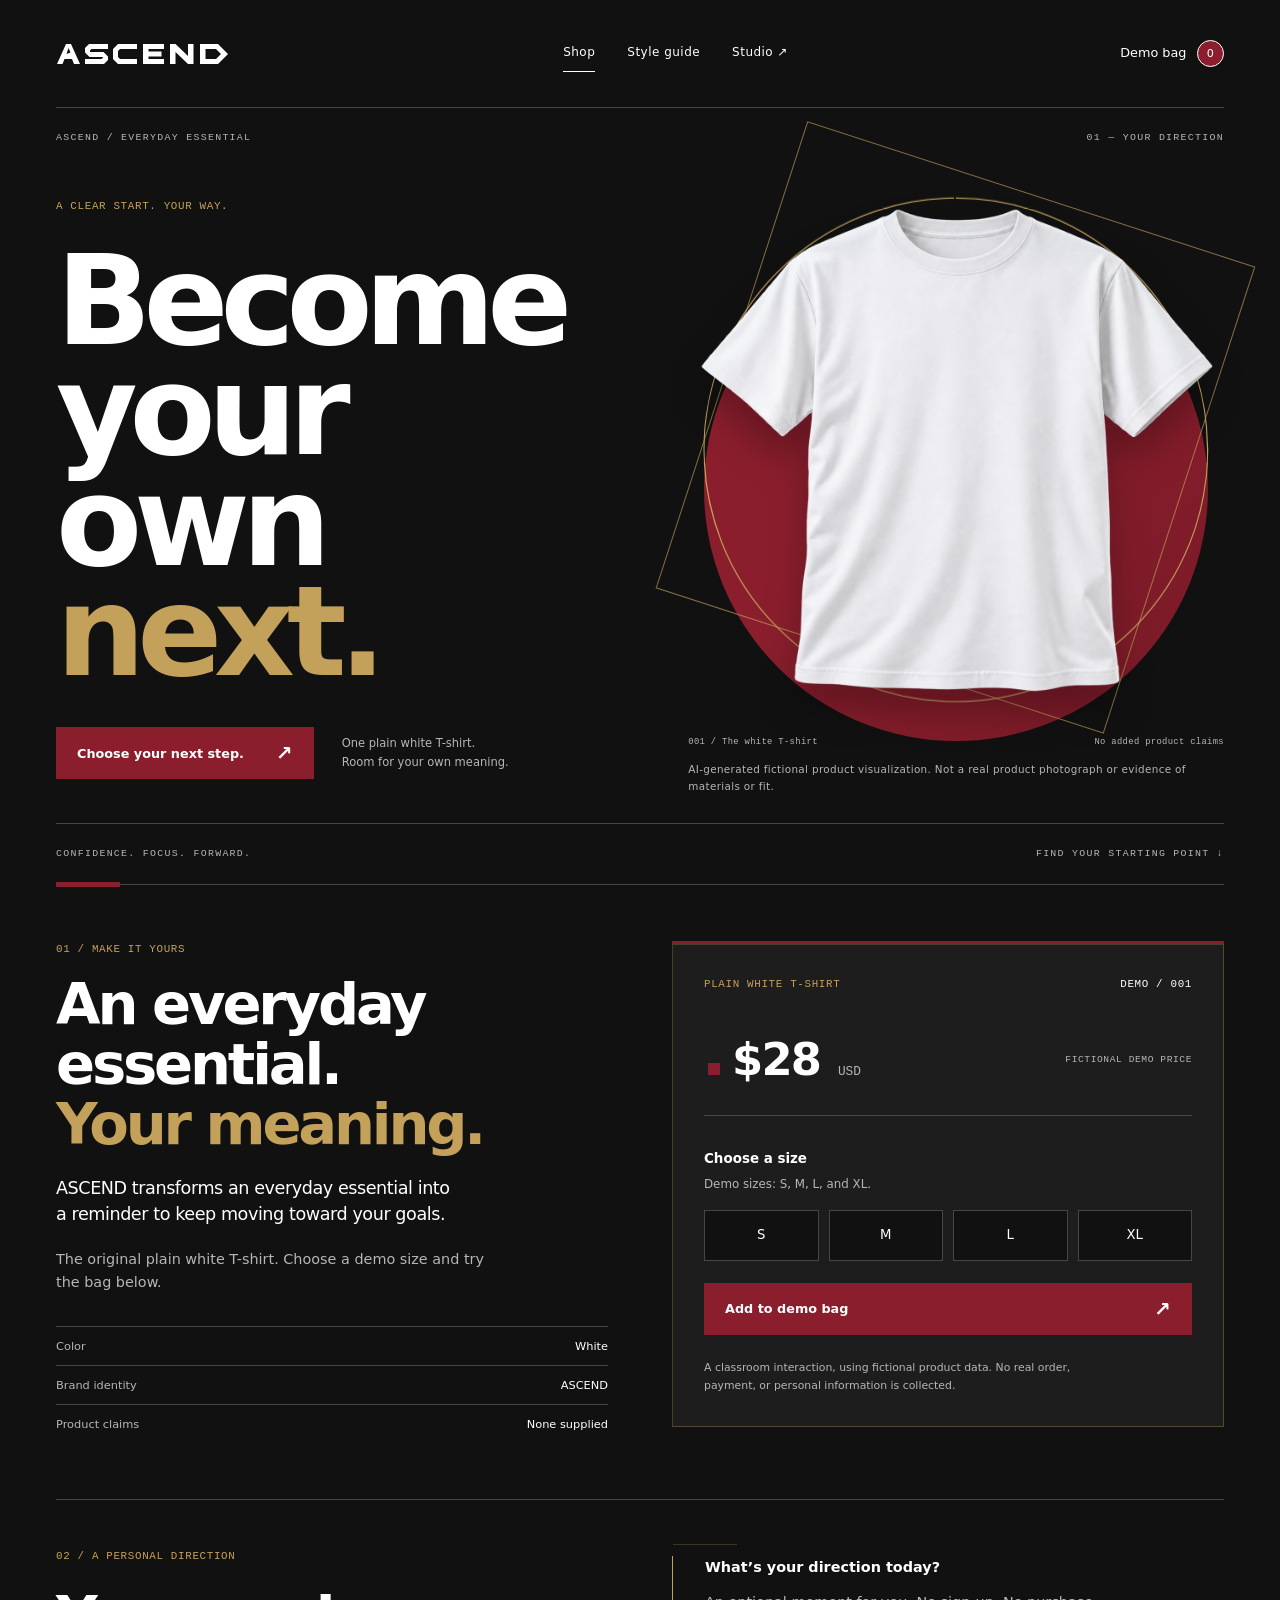
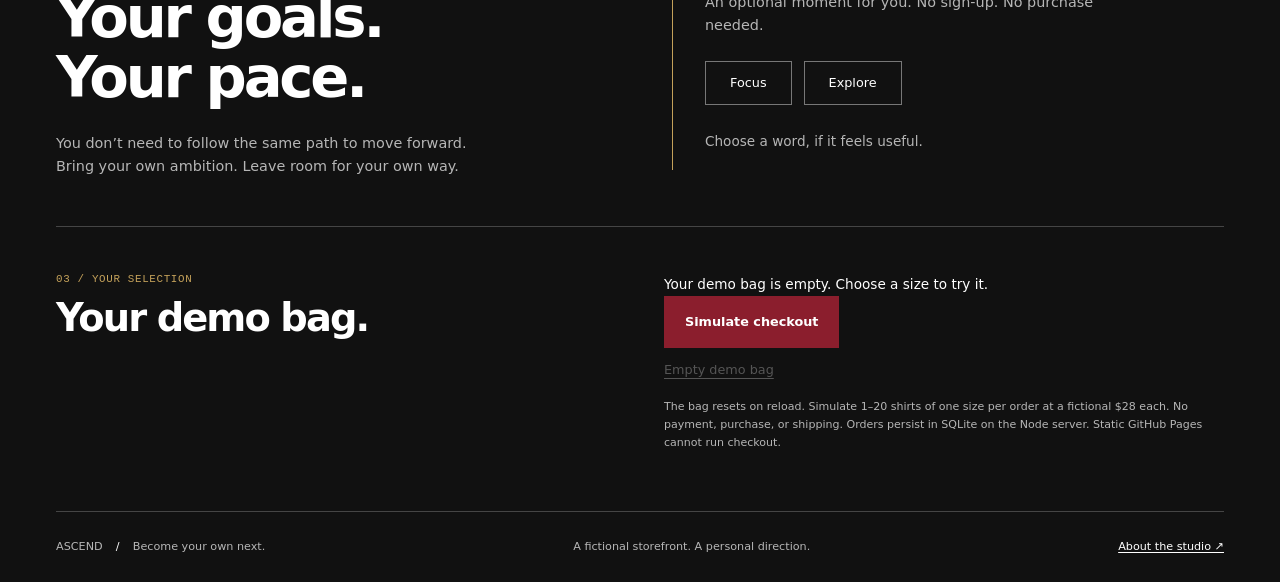
<file: public/index.html>
<!doctype html>
<html lang="en">
  <head>
    <meta charset="utf-8" />
    <meta name="viewport" content="width=device-width, initial-scale=1" />
    <meta
      name="description"
      content="A plain white T-shirt. A reminder to move toward your goals. Explore ASCEND, a fictional Modernist brand studio storefront."
    />
    <title>ASCEND — Become your own next.</title>
    <link rel="icon" href="data:," />
    <link rel="stylesheet" href="styles.css" />
    <script src="shop.js" defer></script>
    <script src="motion.js" defer></script>
  </head>
  <body class="ascend">
    <a class="skip-link" href="#main">Skip to content</a>
    <header class="site-header wrap">
      <a
        class="brand-link"
        href="index.html"
        aria-label="ASCEND storefront home"
        ><svg
          class="wordmark"
          viewBox="0 0 350 56"
          role="img"
          aria-label="ASCEND"
        >
          <use href="assets/ascend-wordmark.svg#wordmark" /></svg
      ></a>
      <nav class="main-nav" aria-label="Main navigation">
        <a class="nav-link" href="index.html" aria-current="page">Shop</a
        ><a class="nav-link" href="styleguide.html">Style guide</a
        ><a class="nav-link" href="studio.html"
          >Studio <span aria-hidden="true">↗</span></a
        >
      </nav>
      <a class="bag-link" href="#demo-bag"
        >Demo bag <span id="bag-count" class="bag-count">0</span></a
      >
    </header>
    <main id="main" tabindex="-1">
      <section class="ascend-hero wrap" aria-labelledby="hero-title">
        <div class="hero-rule">
          <span>ASCEND / Everyday essential</span
          ><span>01 — Your direction</span>
        </div>
        <div class="hero-composition" data-reveal>
          <div class="hero-copy">
            <p class="eyebrow" data-reveal-item data-motion="left">
              A clear start. Your way.
            </p>
            <h1 id="hero-title" data-reveal-item data-motion="left">
              Become<br />your own<br /><span class="hero-next">next.</span>
            </h1>
            <div class="hero-action" data-reveal-control>
              <a class="button button-primary" href="#product-form"
                >Choose your next step. <span aria-hidden="true">↗</span></a
              >
              <p data-reveal-item data-motion="left">
                One plain white T-shirt.<br />Room for your own meaning.
              </p>
            </div>
          </div>
          <figure class="hero-product">
            <div
              class="hero-orbit"
              aria-hidden="true"
              data-reveal-geometry
            ></div>
            <svg
              class="hero-ring"
              viewBox="0 0 100 100"
              aria-hidden="true"
              focusable="false"
            >
              <circle cx="50" cy="50" r="47" pathLength="1" /></svg
            ><span
              class="hero-axis"
              aria-hidden="true"
              data-reveal-geometry
            ></span
            ><img
              class="shirt-image"
              src="assets/white-shirt-realistic.png"
              alt="AI-generated fictional visualization of a plain white crew-neck T-shirt with natural folds"
              width="1312"
              height="1200"
              fetchpriority="high"
            />
            <figcaption>
              <span>001 / The white T-shirt</span
              ><span>No added product claims</span>
              <span class="image-disclosure">
                AI-generated fictional product visualization. Not a real product
                photograph or evidence of materials or fit.
              </span>
            </figcaption>
          </figure>
        </div>
        <div class="hero-bottom">
          <span>Confidence. Focus. Forward.</span
          ><span
            >Find your starting point <span aria-hidden="true">↓</span></span
          >
        </div>
      </section>
      <section
        class="product-section wrap"
        aria-labelledby="product-title"
        data-reveal
      >
        <div class="product-story">
          <p class="eyebrow">01 / Make it yours</p>
          <h2 id="product-title" data-reveal-item data-motion="left">
            An everyday<br />essential.<br /><span class="gold-text"
              >Your meaning.</span
            >
          </h2>
          <p class="product-intro" data-reveal-item data-motion="left">
            ASCEND transforms an everyday essential into a reminder to keep
            moving toward your goals.
          </p>
          <p class="product-description" data-reveal-item data-motion="left">
            The original plain white T-shirt. Choose a demo size and try the bag
            below.
          </p>
          <dl class="product-facts">
            <div>
              <dt>Color</dt>
              <dd>White</dd>
            </div>
            <div>
              <dt>Brand identity</dt>
              <dd>ASCEND</dd>
            </div>
            <div>
              <dt>Product claims</dt>
              <dd>None supplied</dd>
            </div>
          </dl>
        </div>
        <div class="product-information">
          <div class="selection-heading" data-reveal-item>
            <p class="eyebrow">Plain white T-shirt</p>
            <span class="micro-label">Demo / 001</span>
          </div>
          <div class="price-row">
            <p class="price">
              <span
                class="price-accent"
                aria-hidden="true"
                data-reveal-item
                data-motion="pop"
              ></span
              >$28 <span class="price-currency">USD</span>
            </p>
            <span class="micro-label">Fictional demo price</span>
          </div>
          <form
            id="product-form"
            class="product-form"
            data-reveal-control
            novalidate
            tabindex="-1"
          >
            <fieldset aria-describedby="size-help size-error">
              <legend>Choose a size</legend>
              <p id="size-help" class="field-help">
                Demo sizes: S, M, L, and XL.
              </p>
              <div class="size-options">
                <label class="size-option"
                  ><input type="radio" name="size" value="S" /><span
                    >S</span
                  ></label
                ><label class="size-option"
                  ><input type="radio" name="size" value="M" /><span
                    >M</span
                  ></label
                ><label class="size-option"
                  ><input type="radio" name="size" value="L" /><span
                    >L</span
                  ></label
                ><label class="size-option"
                  ><input type="radio" name="size" value="XL" /><span
                    >XL</span
                  ></label
                >
              </div>
              <p id="size-error" class="field-error" role="alert" hidden>
                Choose a size before adding the shirt to your demo bag.
              </p>
            </fieldset>
            <button class="button button-primary add-button" type="submit">
              Add to demo bag <span aria-hidden="true">↗</span>
            </button>
          </form>
          <p class="demo-disclaimer">
            A classroom interaction, using fictional product data. No real
            order, payment, or personal information is collected.
          </p>
        </div>
      </section>
      <section
        class="direction-section wrap"
        aria-labelledby="direction-title"
        data-reveal
      >
        <div>
          <p class="eyebrow">02 / A personal direction</p>
          <h2 id="direction-title" data-reveal-item data-motion="left">
            Your goals.<br />Your pace.
          </h2>
          <p>
            You don’t need to follow the same path to move forward. Bring your
            own ambition. Leave room for your own way.
          </p>
        </div>
        <div class="intention-panel">
          <p class="intention-label" data-reveal-item>
            What’s your direction today?
          </p>
          <p class="field-help">
            An optional moment for you. No sign-up. No purchase needed.
          </p>
          <div id="intention-controls" hidden>
            <div
              class="intention-options"
              data-reveal-control
              role="group"
              aria-label="Choose an optional intention"
            >
              <button
                class="intention-button"
                type="button"
                data-intention="focus"
                aria-pressed="false"
              >
                Focus</button
              ><button
                class="intention-button"
                type="button"
                data-intention="explore"
                aria-pressed="false"
              >
                Explore
              </button>
            </div>
            <p
              id="intention-message"
              class="intention-message"
              role="status"
              aria-live="polite"
              aria-atomic="true"
            >
              Choose a word, if it feels useful.
            </p>
            <button
              id="clear-intention"
              class="text-button"
              type="button"
              hidden
            >
              Clear my choice
            </button>
          </div>
          <p id="intention-fallback" class="intention-message">
            Focus on one next step, or leave room to explore. The direction is
            yours.
          </p>
        </div>
      </section>
      <section
        id="demo-bag"
        class="bag-section wrap"
        aria-labelledby="bag-title"
        data-reveal
      >
        <div>
          <p class="eyebrow" data-reveal-item data-motion="pop">
            03 / Your selection
          </p>
          <h2 id="bag-title" data-reveal-item data-motion="left">
            Your demo bag.
          </h2>
        </div>
        <div class="bag-details">
          <p
            id="bag-status"
            class="bag-message"
            role="status"
            aria-live="polite"
            aria-atomic="true"
          >
            Your demo bag is empty. Choose a size to try it.
          </p>
          <ul id="bag-items" class="bag-items"></ul>
          <button
            id="simulate-checkout"
            class="button button-primary"
            type="button"
            disabled
          >
            Simulate checkout
          </button>
          <p
            id="checkout-status"
            role="status"
            aria-live="polite"
            aria-atomic="true"
          ></p>
          <button id="clear-bag" class="text-button" type="button" disabled>
            Empty demo bag
          </button>
          <p class="field-help">
            The bag resets on reload. Simulate 1–20 shirts of one size per order
            at a fictional $28 each. No payment, purchase, or shipping. Orders
            persist in SQLite on the Node server. Static GitHub Pages cannot run
            checkout.
          </p>
        </div>
      </section>
    </main>
    <footer class="site-footer wrap">
      <p>
        ASCEND <span class="footer-separator"> / </span> Become your own next.
      </p>
      <p class="footer-tagline">
        A fictional storefront. A personal direction.
      </p>
      <a href="studio.html">About the studio ↗</a>
    </footer>
  </body>
</html>
</file>
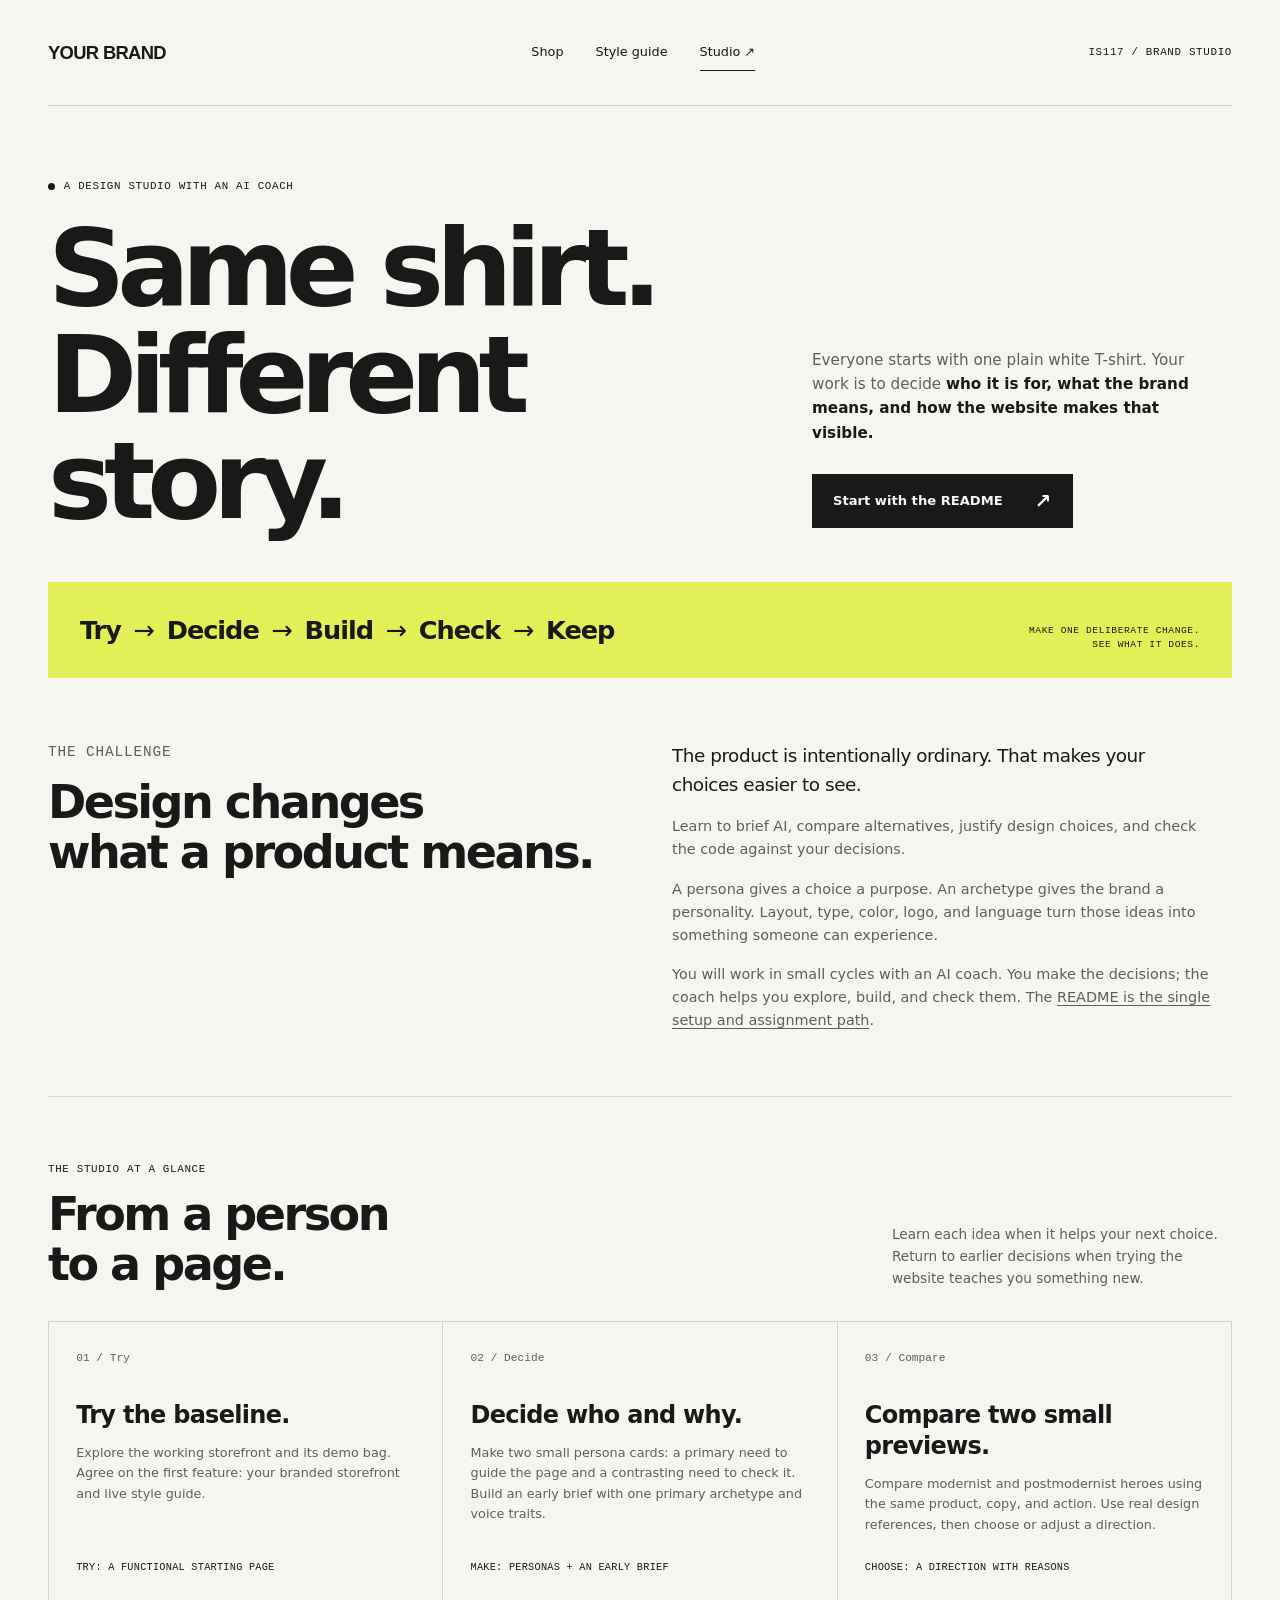
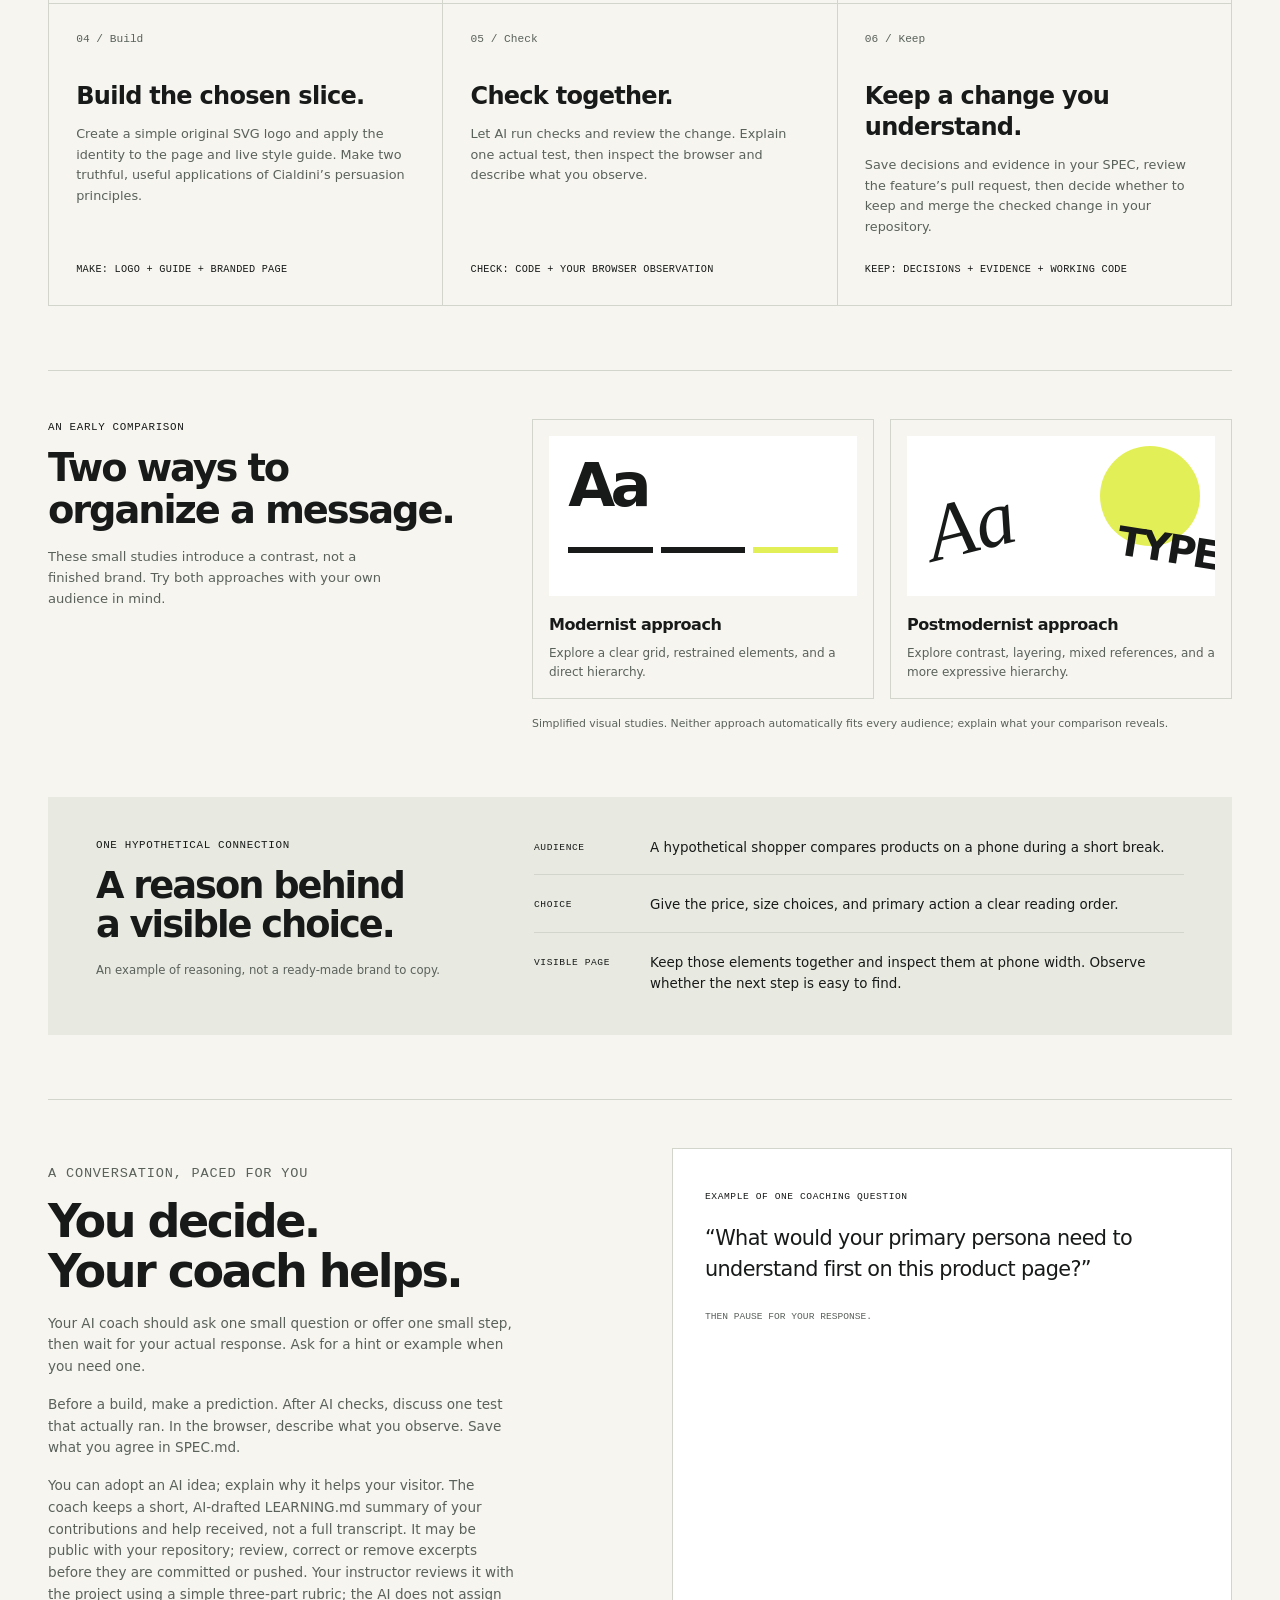
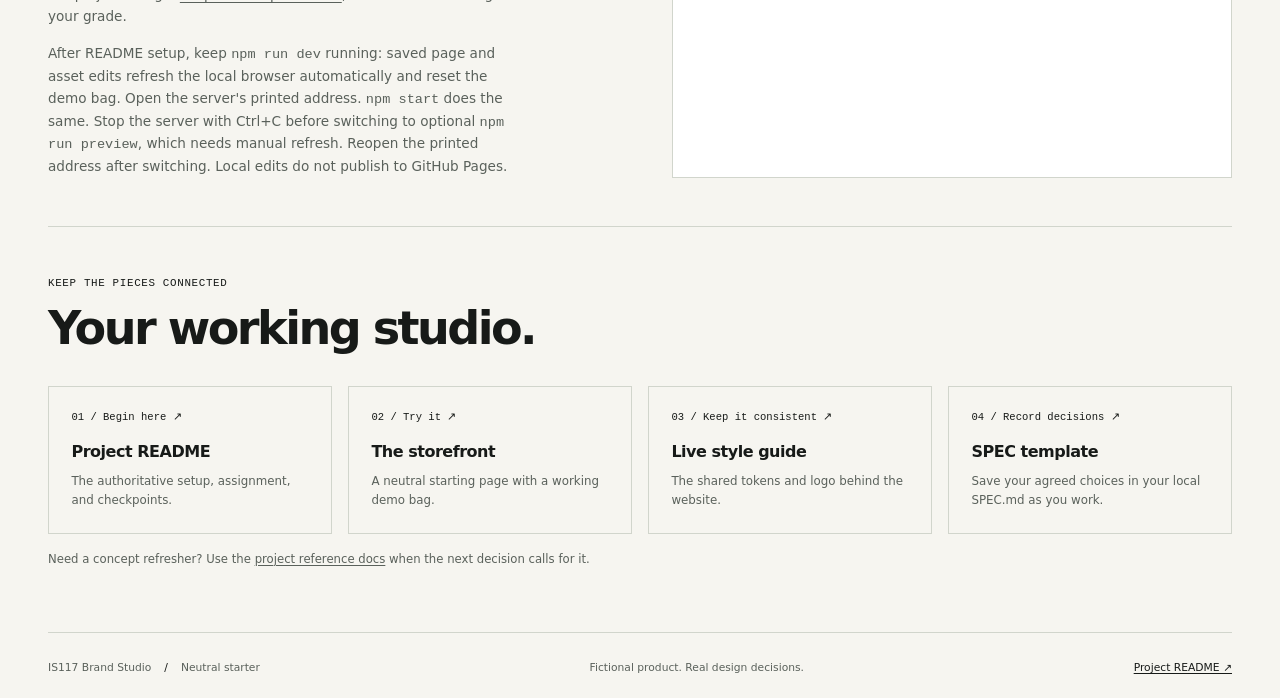
<file: public/studio.html>
<!doctype html>
<html lang="en">
  <head>
    <meta charset="utf-8" />
    <meta name="viewport" content="width=device-width, initial-scale=1" />
    <meta
      name="description"
      content="IS117 Brand Studio: turn one plain white T-shirt into a deliberate brand and website, with an AI coach and decisions you can explain."
    />
    <title>Same shirt. Different story. — IS117 Brand Studio</title>
    <link rel="icon" href="data:," />
    <link rel="stylesheet" href="styles.css" />
    <link rel="stylesheet" href="studio.css" />
  </head>
  <body>
    <a class="skip-link" href="#main">Skip to content</a>
    <header class="site-header wrap">
      <a
        class="brand-link"
        href="index.html"
        aria-label="Your Brand storefront home"
        ><img
          class="wordmark"
          src="assets/wordmark.svg"
          alt="Neutral starter wordmark"
          width="175"
          height="26"
      /></a>
      <nav class="main-nav" aria-label="Main navigation">
        <a class="nav-link" href="index.html">Shop</a
        ><a class="nav-link" href="styleguide.html">Style guide</a
        ><a class="nav-link" href="studio.html" aria-current="page"
          >Studio <span aria-hidden="true">↗</span></a
        >
      </nav>
      <span class="micro-label">IS117 / Brand Studio</span>
    </header>
    <main id="main">
      <section
        class="page-hero studio-hero wrap"
        aria-labelledby="studio-title"
      >
        <p class="eyebrow">
          <span class="status-dot" aria-hidden="true"></span> A design studio
          with an AI coach
        </p>
        <h1 id="studio-title">Same shirt.<br />Different story.</h1>
        <div class="hero-summary">
          <p>
            Everyone starts with one plain white T-shirt. Your work is to decide
            <strong
              >who it is for, what the brand means, and how the website makes
              that visible.</strong
            >
          </p>
          <a
            class="button button-primary"
            href="https://github.com/kaw393939/is117-brand-studio#readme"
            >Start with the README <span aria-hidden="true">↗</span></a
          >
        </div>
      </section>
      <div class="studio-ribbon wrap">
        <p class="cycle">
          Try <span aria-hidden="true">→</span> Decide
          <span aria-hidden="true">→</span> Build
          <span aria-hidden="true">→</span> Check
          <span aria-hidden="true">→</span> Keep
        </p>
        <p class="micro-label">
          Make one deliberate change.<br />See what it does.
        </p>
      </div>

      <section class="studio-intro wrap" aria-labelledby="why-title">
        <div>
          <p class="eyebrow">The challenge</p>
          <h2 id="why-title">Design changes<br />what a product means.</h2>
        </div>
        <div>
          <p class="lead">
            The product is intentionally ordinary. That makes your choices
            easier to see.
          </p>
          <p>
            Learn to brief AI, compare alternatives, justify design choices, and
            check the code against your decisions.
          </p>
          <p>
            A persona gives a choice a purpose. An archetype gives the brand a
            personality. Layout, type, color, logo, and language turn those
            ideas into something someone can experience.
          </p>
          <p>
            You will work in small cycles with an AI coach. You make the
            decisions; the coach helps you explore, build, and check them. The
            <a href="https://github.com/kaw393939/is117-brand-studio#readme"
              >README is the single setup and assignment path</a
            >.
          </p>
        </div>
      </section>

      <section class="path-section wrap" aria-labelledby="path-title">
        <div class="path-intro">
          <div>
            <p class="eyebrow">The studio at a glance</p>
            <h2 id="path-title">From a person<br />to a page.</h2>
          </div>
          <p>
            Learn each idea when it helps your next choice. Return to earlier
            decisions when trying the website teaches you something new.
          </p>
        </div>
        <ol class="studio-path">
          <li>
            <span class="stage-number">01 / Try</span>
            <h3>Try the baseline.</h3>
            <p>
              Explore the working storefront and its demo bag. Agree on the
              first feature: your branded storefront and live style guide.
            </p>
            <p class="stage-output">Try: a functional starting page</p>
          </li>
          <li>
            <span class="stage-number">02 / Decide</span>
            <h3>Decide who and why.</h3>
            <p>
              Make two small persona cards: a primary need to guide the page and
              a contrasting need to check it. Build an early brief with one
              primary archetype and voice traits.
            </p>
            <p class="stage-output">Make: personas + an early brief</p>
          </li>
          <li>
            <span class="stage-number">03 / Compare</span>
            <h3>Compare two small previews.</h3>
            <p>
              Compare modernist and postmodernist heroes using the same product,
              copy, and action. Use real design references, then choose or
              adjust a direction.
            </p>
            <p class="stage-output">Choose: a direction with reasons</p>
          </li>
          <li>
            <span class="stage-number">04 / Build</span>
            <h3>Build the chosen slice.</h3>
            <p>
              Create a simple original SVG logo and apply the identity to the
              page and live style guide. Make two truthful, useful applications
              of Cialdini’s persuasion principles.
            </p>
            <p class="stage-output">Make: logo + guide + branded page</p>
          </li>
          <li>
            <span class="stage-number">05 / Check</span>
            <h3>Check together.</h3>
            <p>
              Let AI run checks and review the change. Explain one actual test,
              then inspect the browser and describe what you observe.
            </p>
            <p class="stage-output">Check: code + your browser observation</p>
          </li>
          <li>
            <span class="stage-number">06 / Keep</span>
            <h3>Keep a change you understand.</h3>
            <p>
              Save decisions and evidence in your SPEC, review the feature’s
              pull request, then decide whether to keep and merge the checked
              change in your repository.
            </p>
            <p class="stage-output">
              Keep: decisions + evidence + working code
            </p>
          </li>
        </ol>
      </section>

      <section
        class="comparison-section wrap"
        aria-labelledby="comparison-title"
      >
        <div>
          <p class="eyebrow">An early comparison</p>
          <h2 id="comparison-title">Two ways to<br />organize a message.</h2>
          <p class="comparison-description">
            These small studies introduce a contrast, not a finished brand. Try
            both approaches with your own audience in mind.
          </p>
        </div>
        <div class="comparison-grid">
          <article class="direction-card">
            <div class="direction-sketch modern-sketch" aria-hidden="true">
              <i></i><i></i><i></i>
            </div>
            <h3>Modernist approach</h3>
            <p>
              Explore a clear grid, restrained elements, and a direct hierarchy.
            </p>
          </article>
          <article class="direction-card">
            <div class="direction-sketch postmodern-sketch" aria-hidden="true">
              <i></i>
            </div>
            <h3>Postmodernist approach</h3>
            <p>
              Explore contrast, layering, mixed references, and a more
              expressive hierarchy.
            </p>
          </article>
          <p class="comparison-caption">
            Simplified visual studies. Neither approach automatically fits every
            audience; explain what your comparison reveals.
          </p>
        </div>
      </section>

      <section class="example-section wrap" aria-labelledby="example-title">
        <div>
          <p class="eyebrow">One hypothetical connection</p>
          <h2 id="example-title">A reason behind<br />a visible choice.</h2>
          <p class="guide-note">
            An example of reasoning, not a ready-made brand to copy.
          </p>
        </div>
        <div class="example-chain">
          <div class="example-step">
            <span class="micro-label">Audience</span>
            <p>
              A hypothetical shopper compares products on a phone during a short
              break.
            </p>
          </div>
          <div class="example-step">
            <span class="micro-label">Choice</span>
            <p>
              Give the price, size choices, and primary action a clear reading
              order.
            </p>
          </div>
          <div class="example-step">
            <span class="micro-label">Visible page</span>
            <p>
              Keep those elements together and inspect them at phone width.
              Observe whether the next step is easy to find.
            </p>
          </div>
        </div>
      </section>

      <section class="coach-section wrap" aria-labelledby="coach-title">
        <div>
          <p class="eyebrow">A conversation, paced for you</p>
          <h2 id="coach-title">You decide.<br />Your coach helps.</h2>
          <p>
            Your AI coach should ask one small question or offer one small step,
            then wait for your actual response. Ask for a hint or example when
            you need one.
          </p>
          <p>
            Before a build, make a prediction. After AI checks, discuss one test
            that actually ran. In the browser, describe what you observe. Save
            what you agree in SPEC.md.
          </p>
          <p>
            You can adopt an AI idea; explain why it helps your visitor. The
            coach keeps a short, AI-drafted LEARNING.md summary of your
            contributions and help received, not a full transcript. It may be
            public with your repository; review, correct or remove excerpts
            before they are committed or pushed. Your instructor reviews it with
            the project using a
            <a
              href="https://github.com/kaw393939/is117-brand-studio/blob/main/docs/assessment.md"
              >simple three-part rubric</a
            >; the AI does not assign your grade.
          </p>
          <p>
            After README setup, keep <code>npm run dev</code> running: saved
            page and asset edits refresh the local browser automatically and
            reset the demo bag. Open the server's printed address.
            <code>npm start</code> does the same. Stop the server with Ctrl+C
            before switching to optional <code>npm run preview</code>, which
            needs manual refresh. Reopen the printed address after switching.
            Local edits do not publish to GitHub Pages.
          </p>
        </div>
        <blockquote class="coach-quote">
          <span class="micro-label">Example of one coaching question</span>
          <p>
            “What would your primary persona need to understand first on this
            product page?”
          </p>
          <footer>Then pause for your response.</footer>
        </blockquote>
      </section>

      <section class="resource-section wrap" aria-labelledby="resources-title">
        <p class="eyebrow">Keep the pieces connected</p>
        <h2 id="resources-title">Your working studio.</h2>
        <div class="resource-grid">
          <a
            class="resource-card"
            href="https://github.com/kaw393939/is117-brand-studio#readme"
            ><span>01 / Begin here ↗</span>
            <h3>Project README</h3>
            <p>The authoritative setup, assignment, and checkpoints.</p></a
          >
          <a class="resource-card" href="index.html"
            ><span>02 / Try it ↗</span>
            <h3>The storefront</h3>
            <p>A neutral starting page with a working demo bag.</p></a
          >
          <a class="resource-card" href="styleguide.html"
            ><span>03 / Keep it consistent ↗</span>
            <h3>Live style guide</h3>
            <p>The shared tokens and logo behind the website.</p></a
          >
          <a
            class="resource-card"
            href="https://github.com/kaw393939/is117-brand-studio/blob/main/SPEC.md"
            ><span>04 / Record decisions ↗</span>
            <h3>SPEC template</h3>
            <p>
              Save your agreed choices in your local SPEC.md as you work.
            </p></a
          >
        </div>
        <p class="guide-note">
          Need a concept refresher? Use the
          <a
            href="https://github.com/kaw393939/is117-brand-studio/tree/main/docs"
            >project reference docs</a
          >
          when the next decision calls for it.
        </p>
      </section>
    </main>
    <footer class="site-footer wrap">
      <p>
        IS117 Brand Studio <span class="footer-separator"> / </span> Neutral
        starter
      </p>
      <p class="footer-tagline">Fictional product. Real design decisions.</p>
      <a href="https://github.com/kaw393939/is117-brand-studio#readme"
        >Project README <span aria-hidden="true">↗</span></a
      >
    </footer>
  </body>
</html>
</file>
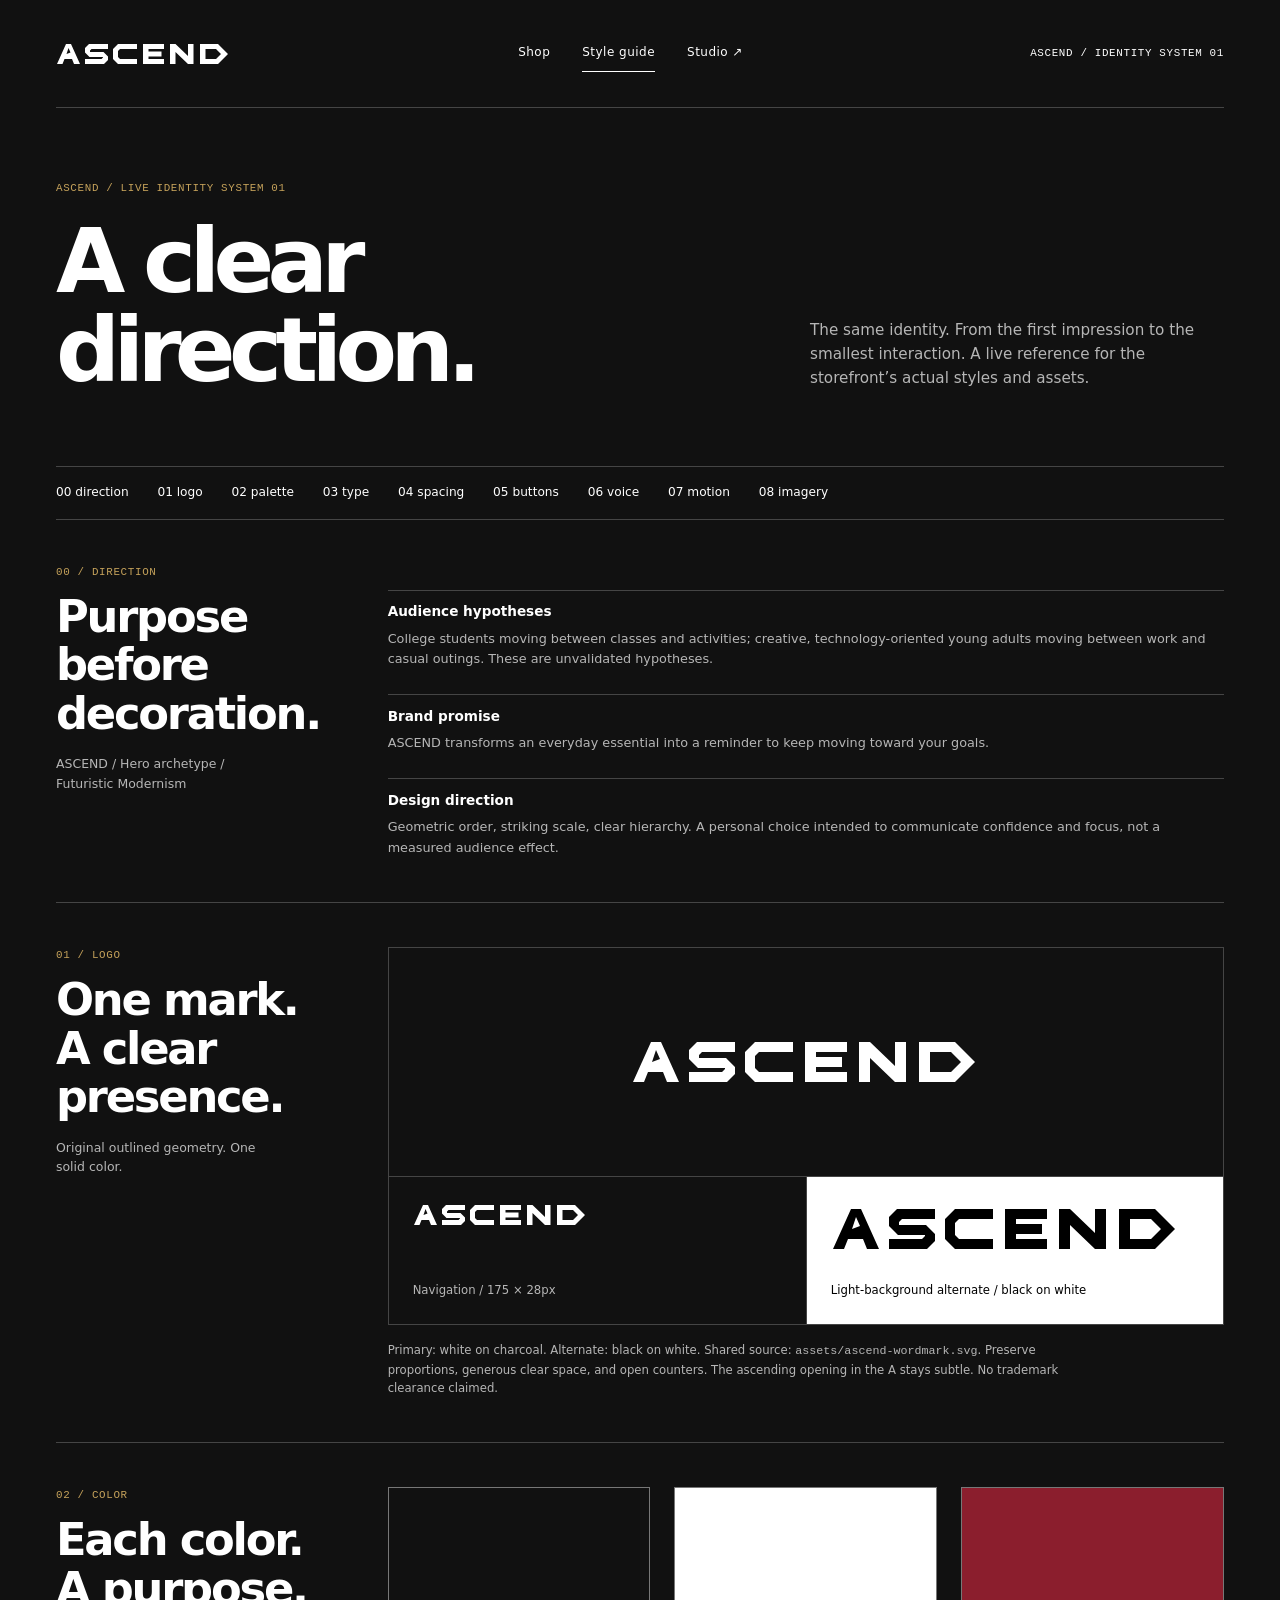
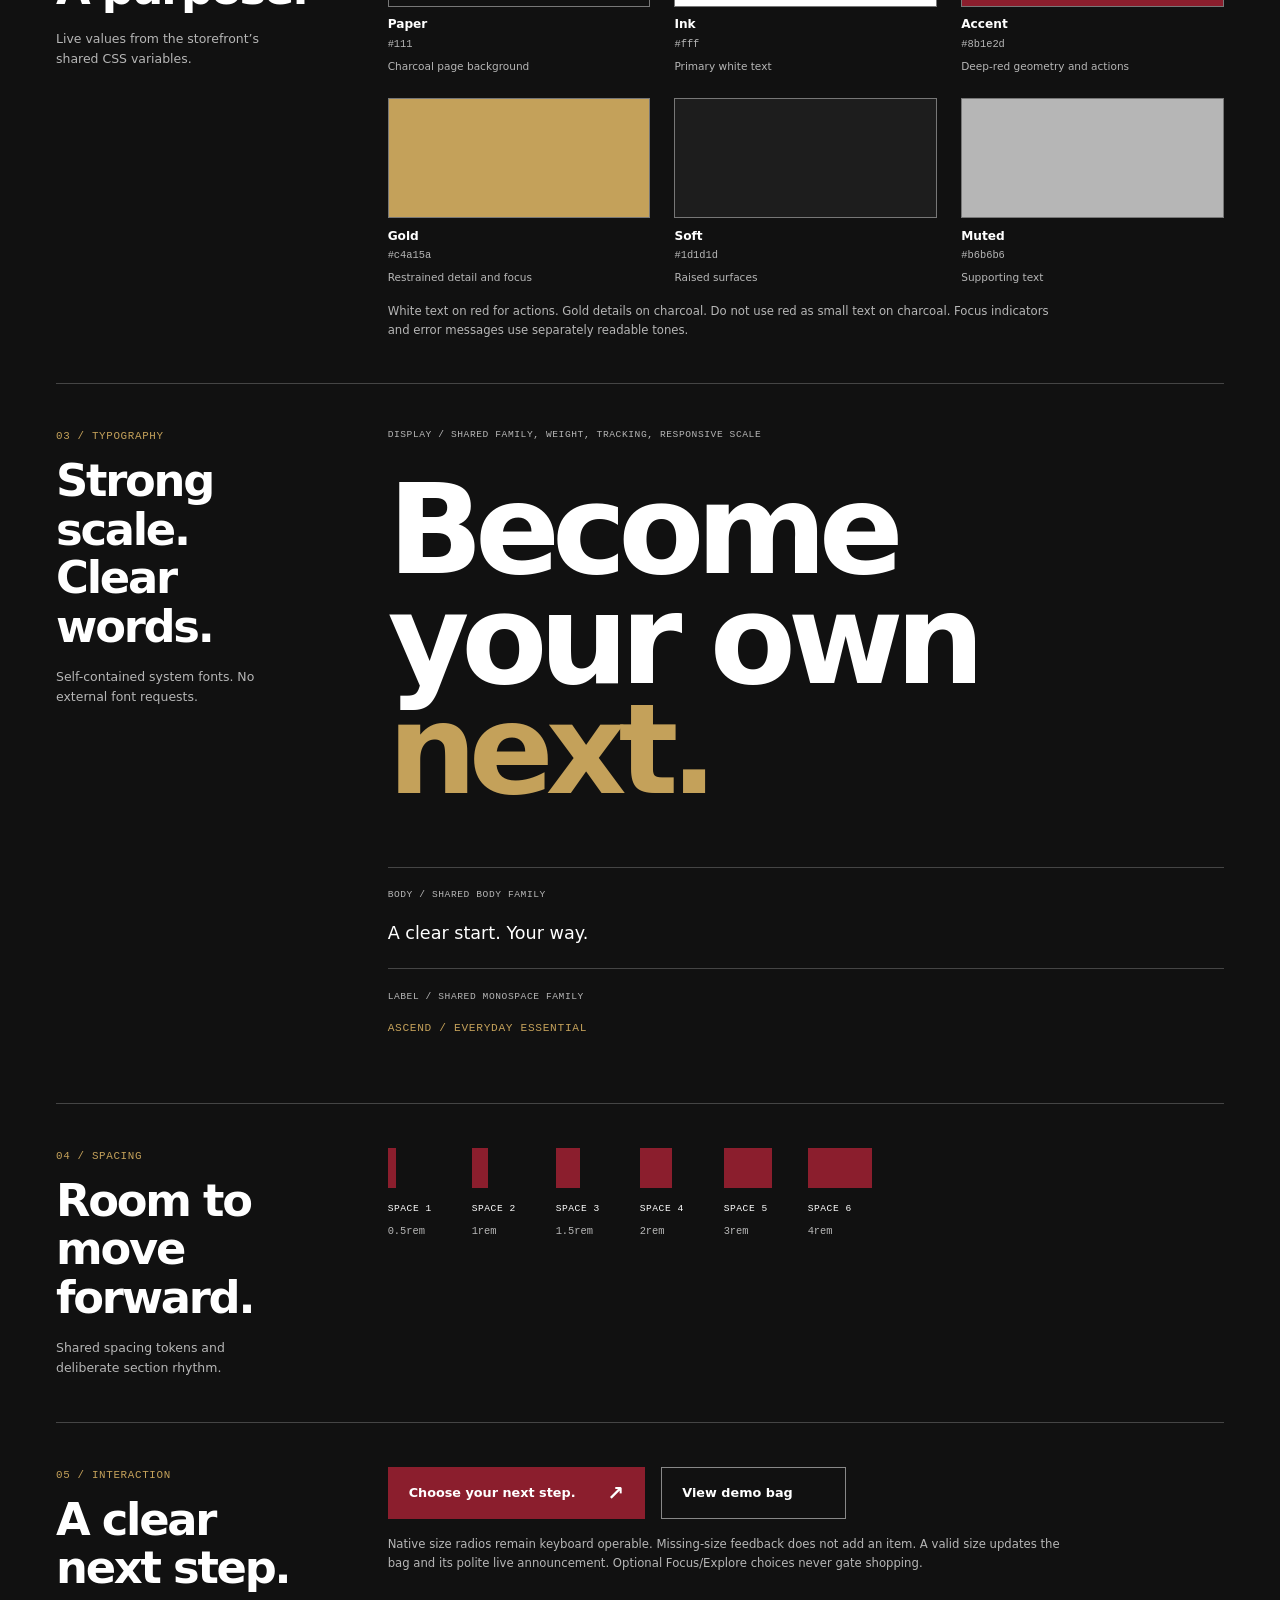
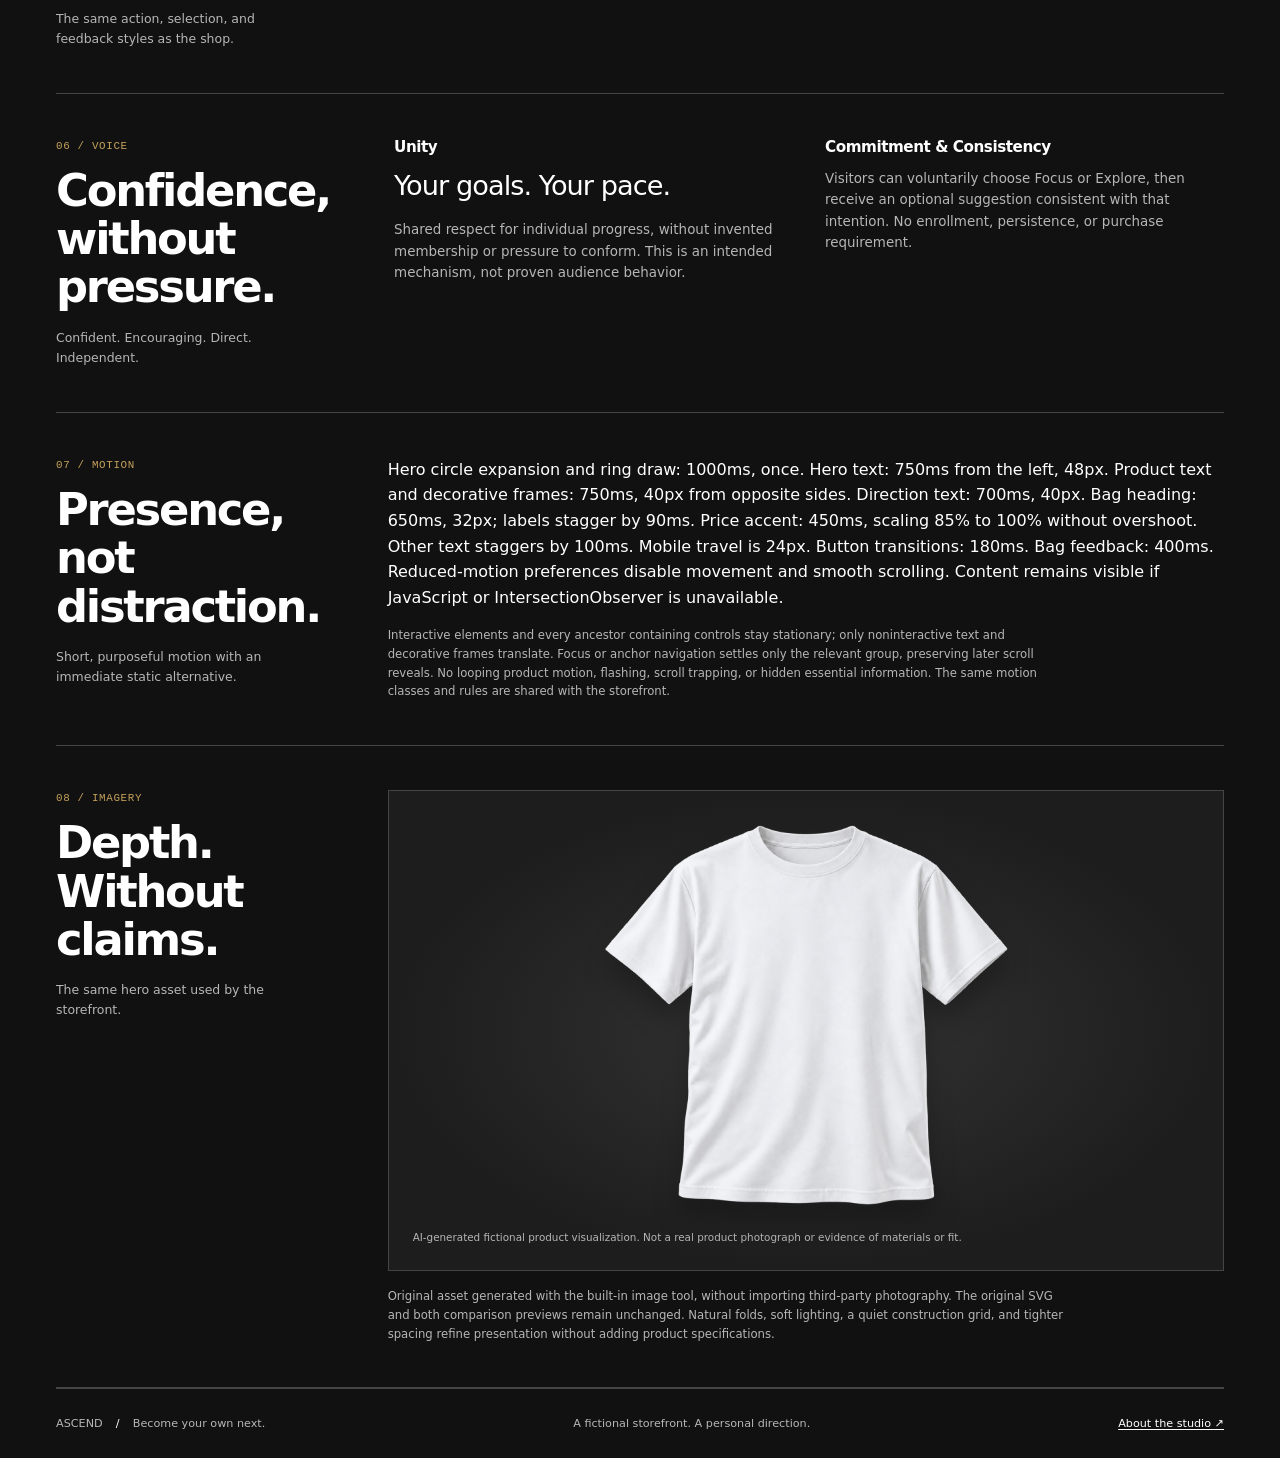
<file: public/styleguide.html>
<!doctype html>
<html lang="en">
  <head>
    <meta charset="utf-8" />
    <meta name="viewport" content="width=device-width, initial-scale=1" />
    <meta
      name="description"
      content="The live identity system behind ASCEND: shared logo, colors, typography, components, voice, and accessible motion."
    />
    <title>ASCEND — Live style guide</title>
    <link rel="icon" href="data:," />
    <link rel="stylesheet" href="styles.css" />
    <script src="styleguide.js" defer></script>
    <script src="motion.js" defer></script>
  </head>
  <body class="ascend">
    <a class="skip-link" href="#main">Skip to content</a>
    <header class="site-header wrap">
      <a
        class="brand-link"
        href="index.html"
        aria-label="ASCEND storefront home"
        ><svg
          class="wordmark"
          viewBox="0 0 350 56"
          role="img"
          aria-label="ASCEND"
        >
          <use href="assets/ascend-wordmark.svg#wordmark" /></svg
      ></a>
      <nav class="main-nav" aria-label="Main navigation">
        <a class="nav-link" href="index.html">Shop</a
        ><a class="nav-link" href="styleguide.html" aria-current="page"
          >Style guide</a
        ><a class="nav-link" href="studio.html"
          >Studio <span aria-hidden="true">↗</span></a
        >
      </nav>
      <span class="micro-label">ASCEND / Identity system 01</span>
    </header>
    <main id="main" tabindex="-1">
      <section class="page-hero wrap" aria-labelledby="guide-title">
        <p class="eyebrow">ASCEND / Live identity system 01</p>
        <h1 id="guide-title">A clear<br />direction.</h1>
        <p class="hero-summary">
          The same identity. From the first impression to the smallest
          interaction. A live reference for the storefront’s actual styles and
          assets.
        </p>
      </section>
      <nav class="page-subnav wrap" aria-label="Style guide sections">
        <a class="section-link" href="#direction">00 direction</a
        ><a class="section-link" href="#logo">01 logo</a
        ><a class="section-link" href="#palette">02 palette</a
        ><a class="section-link" href="#type">03 type</a
        ><a class="section-link" href="#spacing">04 spacing</a
        ><a class="section-link" href="#buttons">05 buttons</a
        ><a class="section-link" href="#voice">06 voice</a
        ><a class="section-link" href="#motion">07 motion</a
        ><a class="section-link" href="#imagery">08 imagery</a>
      </nav>
      <section
        id="direction"
        class="guide-section wrap"
        aria-labelledby="direction-title"
        data-reveal
      >
        <div class="section-heading" data-reveal-item data-motion="left">
          <span class="section-number">00 / Direction</span>
          <h2 id="direction-title">Purpose before<br />decoration.</h2>
          <p>ASCEND / Hero archetype / Futuristic Modernism</p>
        </div>
        <div class="guide-content" data-reveal-item>
          <div class="decision-grid">
            <div>
              <h3>Audience hypotheses</h3>
              <p>
                College students moving between classes and activities;
                creative, technology-oriented young adults moving between work
                and casual outings. These are unvalidated hypotheses.
              </p>
            </div>
            <div>
              <h3>Brand promise</h3>
              <p>
                ASCEND transforms an everyday essential into a reminder to keep
                moving toward your goals.
              </p>
            </div>
            <div>
              <h3>Design direction</h3>
              <p>
                Geometric order, striking scale, clear hierarchy. A personal
                choice intended to communicate confidence and focus, not a
                measured audience effect.
              </p>
            </div>
          </div>
        </div>
      </section>
      <section
        id="logo"
        class="guide-section wrap"
        aria-labelledby="logo-title"
        data-reveal
      >
        <div class="section-heading" data-reveal-item data-motion="left">
          <span class="section-number">01 / Logo</span>
          <h2 id="logo-title">One mark.<br />A clear presence.</h2>
          <p>Original outlined geometry. One solid color.</p>
        </div>
        <div class="guide-content" data-reveal-item>
          <div class="logo-board">
            <svg
              class="guide-wordmark"
              viewBox="0 0 350 56"
              role="img"
              aria-label="ASCEND, white on charcoal"
            >
              <use href="assets/ascend-wordmark.svg#wordmark" />
            </svg>
          </div>
          <div class="logo-variants">
            <div class="logo-variant">
              <svg
                class="nav-wordmark"
                viewBox="0 0 350 56"
                role="img"
                aria-label="ASCEND at navigation size"
              >
                <use href="assets/ascend-wordmark.svg#wordmark" />
              </svg>
              <p>Navigation / 175 × 28px</p>
            </div>
            <div class="logo-variant logo-light">
              <svg
                class="guide-wordmark"
                viewBox="0 0 350 56"
                role="img"
                aria-label="ASCEND, black on white"
              >
                <use href="assets/ascend-wordmark.svg#wordmark" />
              </svg>
              <p class="logo-caption">
                Light-background alternate / black on white
              </p>
            </div>
          </div>
          <p class="guide-note">
            Primary: white on charcoal. Alternate: black on white. Shared
            source: <code>assets/ascend-wordmark.svg</code>. Preserve
            proportions, generous clear space, and open counters. The ascending
            opening in the A stays subtle. No trademark clearance claimed.
          </p>
        </div>
      </section>
      <section
        id="palette"
        class="guide-section wrap"
        aria-labelledby="palette-title"
        data-reveal
      >
        <div class="section-heading" data-reveal-item data-motion="left">
          <span class="section-number">02 / Color</span>
          <h2 id="palette-title">Each color.<br />A purpose.</h2>
          <p>Live values from the storefront’s shared CSS variables.</p>
        </div>
        <div class="guide-content" data-reveal-item>
          <div class="palette-grid">
            <article class="palette-card">
              <div
                class="color-swatch"
                style="--swatch-color: var(--color-paper)"
              ></div>
              <h3>Paper</h3>
              <code data-color-token="--color-paper">CSS token</code>
              <p>Charcoal page background</p>
            </article>
            <article class="palette-card">
              <div
                class="color-swatch"
                style="--swatch-color: var(--color-ink)"
              ></div>
              <h3>Ink</h3>
              <code data-color-token="--color-ink">CSS token</code>
              <p>Primary white text</p>
            </article>
            <article class="palette-card">
              <div
                class="color-swatch"
                style="--swatch-color: var(--color-accent)"
              ></div>
              <h3>Accent</h3>
              <code data-color-token="--color-accent">CSS token</code>
              <p>Deep-red geometry and actions</p>
            </article>
            <article class="palette-card">
              <div
                class="color-swatch"
                style="--swatch-color: var(--color-gold)"
              ></div>
              <h3>Gold</h3>
              <code data-color-token="--color-gold">CSS token</code>
              <p>Restrained detail and focus</p>
            </article>
            <article class="palette-card">
              <div
                class="color-swatch"
                style="--swatch-color: var(--color-soft)"
              ></div>
              <h3>Soft</h3>
              <code data-color-token="--color-soft">CSS token</code>
              <p>Raised surfaces</p>
            </article>
            <article class="palette-card">
              <div
                class="color-swatch"
                style="--swatch-color: var(--color-muted)"
              ></div>
              <h3>Muted</h3>
              <code data-color-token="--color-muted">CSS token</code>
              <p>Supporting text</p>
            </article>
          </div>
          <p class="guide-note">
            White text on red for actions. Gold details on charcoal. Do not use
            red as small text on charcoal. Focus indicators and error messages
            use separately readable tones.
          </p>
        </div>
      </section>
      <section
        id="type"
        class="guide-section wrap"
        aria-labelledby="type-title"
        data-reveal
      >
        <div class="section-heading" data-reveal-item data-motion="left">
          <span class="section-number">03 / Typography</span>
          <h2 id="type-title">Strong scale.<br />Clear words.</h2>
          <p>Self-contained system fonts. No external font requests.</p>
        </div>
        <div class="guide-content" data-reveal-item>
          <div class="type-specimen">
            <span class="type-label"
              >Display / shared family, weight, tracking, responsive scale</span
            >
            <p class="type-display">
              Become<br />your own<br /><span class="type-next">next.</span>
            </p>
          </div>
          <div class="type-specimen">
            <span class="type-label">Body / shared body family</span>
            <p class="type-body">A clear start. Your way.</p>
          </div>
          <div class="type-specimen">
            <span class="type-label">Label / shared monospace family</span>
            <p class="type-mono">ASCEND / Everyday essential</p>
          </div>
        </div>
      </section>
      <section
        id="spacing"
        class="guide-section wrap"
        aria-labelledby="spacing-title"
        data-reveal
      >
        <div class="section-heading" data-reveal-item data-motion="left">
          <span class="section-number">04 / Spacing</span>
          <h2 id="spacing-title">Room to<br />move forward.</h2>
          <p>Shared spacing tokens and deliberate section rhythm.</p>
        </div>
        <div class="guide-content" data-reveal-item>
          <div class="spacing-grid">
            <div class="spacing-token">
              <div
                class="spacing-bar"
                style="--token-size: var(--space-1)"
              ></div>
              <span class="token-name">Space 1</span
              ><code data-space-token="--space-1">CSS token</code>
            </div>
            <div class="spacing-token">
              <div
                class="spacing-bar"
                style="--token-size: var(--space-2)"
              ></div>
              <span class="token-name">Space 2</span
              ><code data-space-token="--space-2">CSS token</code>
            </div>
            <div class="spacing-token">
              <div
                class="spacing-bar"
                style="--token-size: var(--space-3)"
              ></div>
              <span class="token-name">Space 3</span
              ><code data-space-token="--space-3">CSS token</code>
            </div>
            <div class="spacing-token">
              <div
                class="spacing-bar"
                style="--token-size: var(--space-4)"
              ></div>
              <span class="token-name">Space 4</span
              ><code data-space-token="--space-4">CSS token</code>
            </div>
            <div class="spacing-token">
              <div
                class="spacing-bar"
                style="--token-size: var(--space-5)"
              ></div>
              <span class="token-name">Space 5</span
              ><code data-space-token="--space-5">CSS token</code>
            </div>
            <div class="spacing-token">
              <div
                class="spacing-bar"
                style="--token-size: var(--space-6)"
              ></div>
              <span class="token-name">Space 6</span
              ><code data-space-token="--space-6">CSS token</code>
            </div>
          </div>
        </div>
      </section>
      <section
        id="buttons"
        class="guide-section wrap"
        aria-labelledby="buttons-title"
        data-reveal
      >
        <div class="section-heading" data-reveal-item data-motion="left">
          <span class="section-number">05 / Interaction</span>
          <h2 id="buttons-title">A clear<br />next step.</h2>
          <p>The same action, selection, and feedback styles as the shop.</p>
        </div>
        <div class="guide-content" data-reveal-item>
          <div class="button-samples">
            <a class="button button-primary" href="index.html#product-form"
              >Choose your next step. <span aria-hidden="true">↗</span></a
            ><a class="button button-secondary" href="index.html#demo-bag"
              >View demo bag</a
            >
          </div>
          <p class="guide-note">
            Native size radios remain keyboard operable. Missing-size feedback
            does not add an item. A valid size updates the bag and its polite
            live announcement. Optional Focus/Explore choices never gate
            shopping.
          </p>
        </div>
      </section>
      <section
        id="voice"
        class="guide-section wrap"
        aria-labelledby="voice-title"
        data-reveal
      >
        <div class="section-heading" data-reveal-item data-motion="left">
          <span class="section-number">06 / Voice</span>
          <h2 id="voice-title">Confidence,<br />without pressure.</h2>
          <p>Confident. Encouraging. Direct. Independent.</p>
        </div>
        <div class="guide-content" data-reveal-item>
          <div class="voice-grid">
            <div>
              <h3>Unity</h3>
              <p class="voice-example">Your goals. Your pace.</p>
              <p>
                Shared respect for individual progress, without invented
                membership or pressure to conform. This is an intended
                mechanism, not proven audience behavior.
              </p>
            </div>
            <div>
              <h3>Commitment &amp; Consistency</h3>
              <p>
                Visitors can voluntarily choose Focus or Explore, then receive
                an optional suggestion consistent with that intention. No
                enrollment, persistence, or purchase requirement.
              </p>
            </div>
          </div>
        </div>
      </section>
      <section
        id="motion"
        class="guide-section wrap"
        aria-labelledby="motion-title"
        data-reveal
      >
        <div class="section-heading" data-reveal-item data-motion="left">
          <span class="section-number">07 / Motion</span>
          <h2 id="motion-title">Presence,<br />not distraction.</h2>
          <p>Short, purposeful motion with an immediate static alternative.</p>
        </div>
        <div class="guide-content" data-reveal-item>
          <p>
            Hero circle expansion and ring draw: 1000ms, once. Hero text: 750ms
            from the left, 48px. Product text and decorative frames: 750ms, 40px
            from opposite sides. Direction text: 700ms, 40px. Bag heading:
            650ms, 32px; labels stagger by 90ms. Price accent: 450ms, scaling
            85% to 100% without overshoot. Other text staggers by 100ms. Mobile
            travel is 24px. Button transitions: 180ms. Bag feedback: 400ms.
            Reduced-motion preferences disable movement and smooth scrolling.
            Content remains visible if JavaScript or IntersectionObserver is
            unavailable.
          </p>
          <p class="guide-note">
            Interactive elements and every ancestor containing controls stay
            stationary; only noninteractive text and decorative frames
            translate. Focus or anchor navigation settles only the relevant
            group, preserving later scroll reveals. No looping product motion,
            flashing, scroll trapping, or hidden essential information. The same
            motion classes and rules are shared with the storefront.
          </p>
        </div>
      </section>
      <section
        id="imagery"
        class="guide-section wrap"
        aria-labelledby="imagery-title"
        data-reveal
      >
        <div class="section-heading" data-reveal-item data-motion="left">
          <span class="section-number">08 / Imagery</span>
          <h2 id="imagery-title">Depth.<br />Without claims.</h2>
          <p>The same hero asset used by the storefront.</p>
        </div>
        <div class="guide-content" data-reveal-item>
          <figure class="guide-product">
            <img
              src="assets/white-shirt-realistic.png"
              alt="AI-generated fictional visualization of a plain white crew-neck T-shirt with natural folds"
              width="1312"
              height="1200"
            />
            <figcaption class="image-disclosure">
              AI-generated fictional product visualization. Not a real product
              photograph or evidence of materials or fit.
            </figcaption>
          </figure>
          <p class="guide-note">
            Original asset generated with the built-in image tool, without
            importing third-party photography. The original SVG and both
            comparison previews remain unchanged. Natural folds, soft lighting,
            a quiet construction grid, and tighter spacing refine presentation
            without adding product specifications.
          </p>
        </div>
      </section>
    </main>
    <footer class="site-footer wrap">
      <p>
        ASCEND <span class="footer-separator"> / </span> Become your own next.
      </p>
      <p class="footer-tagline">
        A fictional storefront. A personal direction.
      </p>
      <a href="studio.html">About the studio ↗</a>
    </footer>
  </body>
</html>
</file>
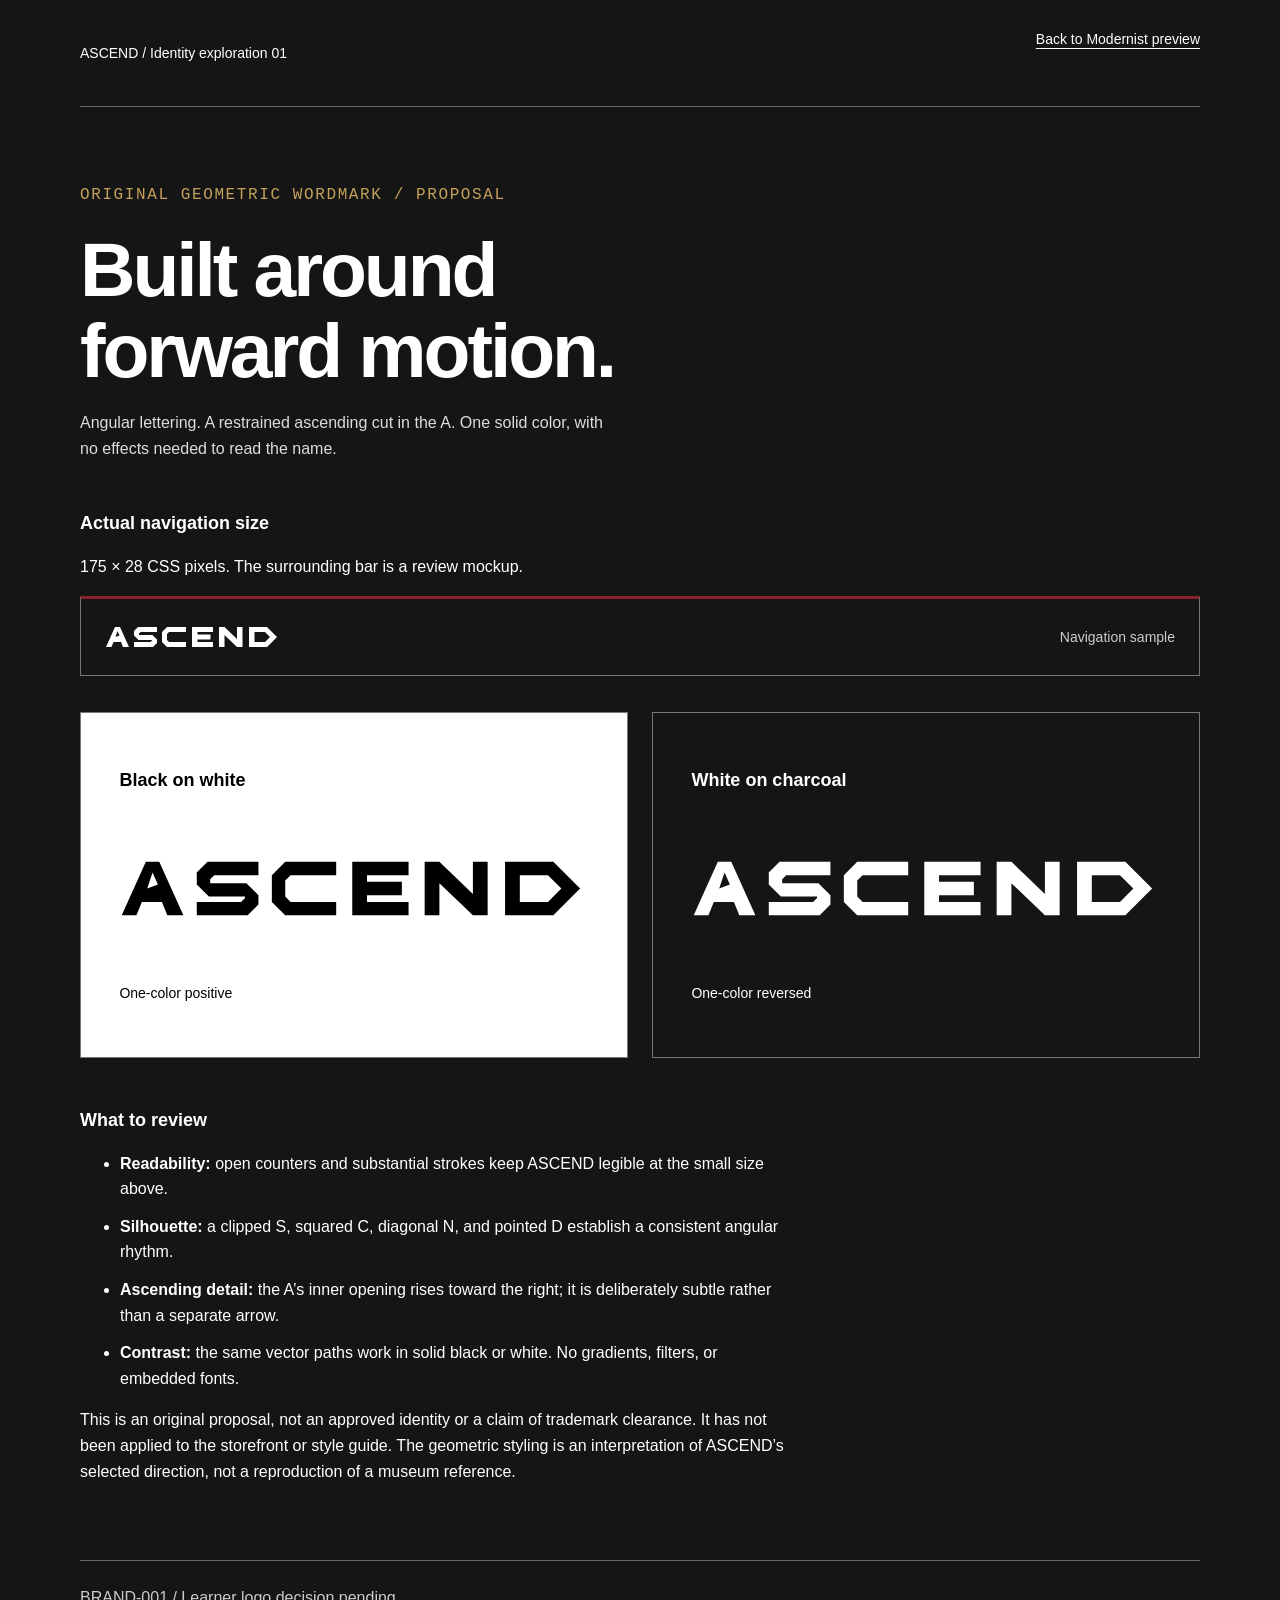
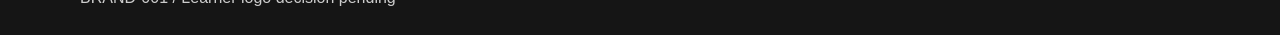
<file: public/explorations/logo-review.html>
<!doctype html>
<html lang="en">
  <head>
    <meta charset="utf-8" />
    <meta name="viewport" content="width=device-width, initial-scale=1" />
    <meta
      name="description"
      content="Original ASCEND SVG wordmark proposal for learner review."
    />
    <title>ASCEND — Wordmark review</title>
    <link rel="icon" href="data:," />
    <link rel="stylesheet" href="logo-review.css" />
  </head>
  <body>
    <a class="skip" href="#main">Skip to content</a>
    <header class="wrap">
      <p>ASCEND / Identity exploration 01</p>
      <a href="modernist.html">Back to Modernist preview</a>
    </header>
    <main id="main" class="wrap" tabindex="-1">
      <p class="eyebrow">Original geometric wordmark / Proposal</p>
      <h1>Built around forward motion.</h1>
      <p class="intro">
        Angular lettering. A restrained ascending cut in the A. One solid color,
        with no effects needed to read the name.
      </p>
      <section aria-labelledby="navigation-title">
        <h2 id="navigation-title">Actual navigation size</h2>
        <p>175 × 28 CSS pixels. The surrounding bar is a review mockup.</p>
        <div class="nav-sample">
          <svg
            class="nav-logo"
            viewBox="0 0 350 56"
            role="img"
            aria-label="ASCEND"
          >
            <use href="../assets/ascend-wordmark.svg#wordmark" />
          </svg>
          <span>Navigation sample</span>
        </div>
      </section>
      <div class="variants">
        <section class="panel light" aria-labelledby="black-title">
          <h2 id="black-title">Black on white</h2>
          <svg
            class="large-logo"
            viewBox="0 0 350 56"
            role="img"
            aria-label="ASCEND, black on white"
          >
            <use href="../assets/ascend-wordmark.svg#wordmark" />
          </svg>
          <p>One-color positive</p>
        </section>
        <section class="panel dark" aria-labelledby="white-title">
          <h2 id="white-title">White on charcoal</h2>
          <svg
            class="large-logo"
            viewBox="0 0 350 56"
            role="img"
            aria-label="ASCEND, white on charcoal"
          >
            <use href="../assets/ascend-wordmark.svg#wordmark" />
          </svg>
          <p>One-color reversed</p>
        </section>
      </div>
      <section class="rationale" aria-labelledby="rationale-title">
        <h2 id="rationale-title">What to review</h2>
        <ul>
          <li>
            <strong>Readability:</strong> open counters and substantial strokes
            keep ASCEND legible at the small size above.
          </li>
          <li>
            <strong>Silhouette:</strong> a clipped S, squared C, diagonal N, and
            pointed D establish a consistent angular rhythm.
          </li>
          <li>
            <strong>Ascending detail:</strong> the A’s inner opening rises
            toward the right; it is deliberately subtle rather than a separate
            arrow.
          </li>
          <li>
            <strong>Contrast:</strong> the same vector paths work in solid black
            or white. No gradients, filters, or embedded fonts.
          </li>
        </ul>
        <p>
          This is an original proposal, not an approved identity or a claim of
          trademark clearance. It has not been applied to the storefront or
          style guide. The geometric styling is an interpretation of ASCEND’s
          selected direction, not a reproduction of a museum reference.
        </p>
      </section>
    </main>
    <footer class="wrap">BRAND-001 / Learner logo decision pending</footer>
  </body>
</html>
</file>
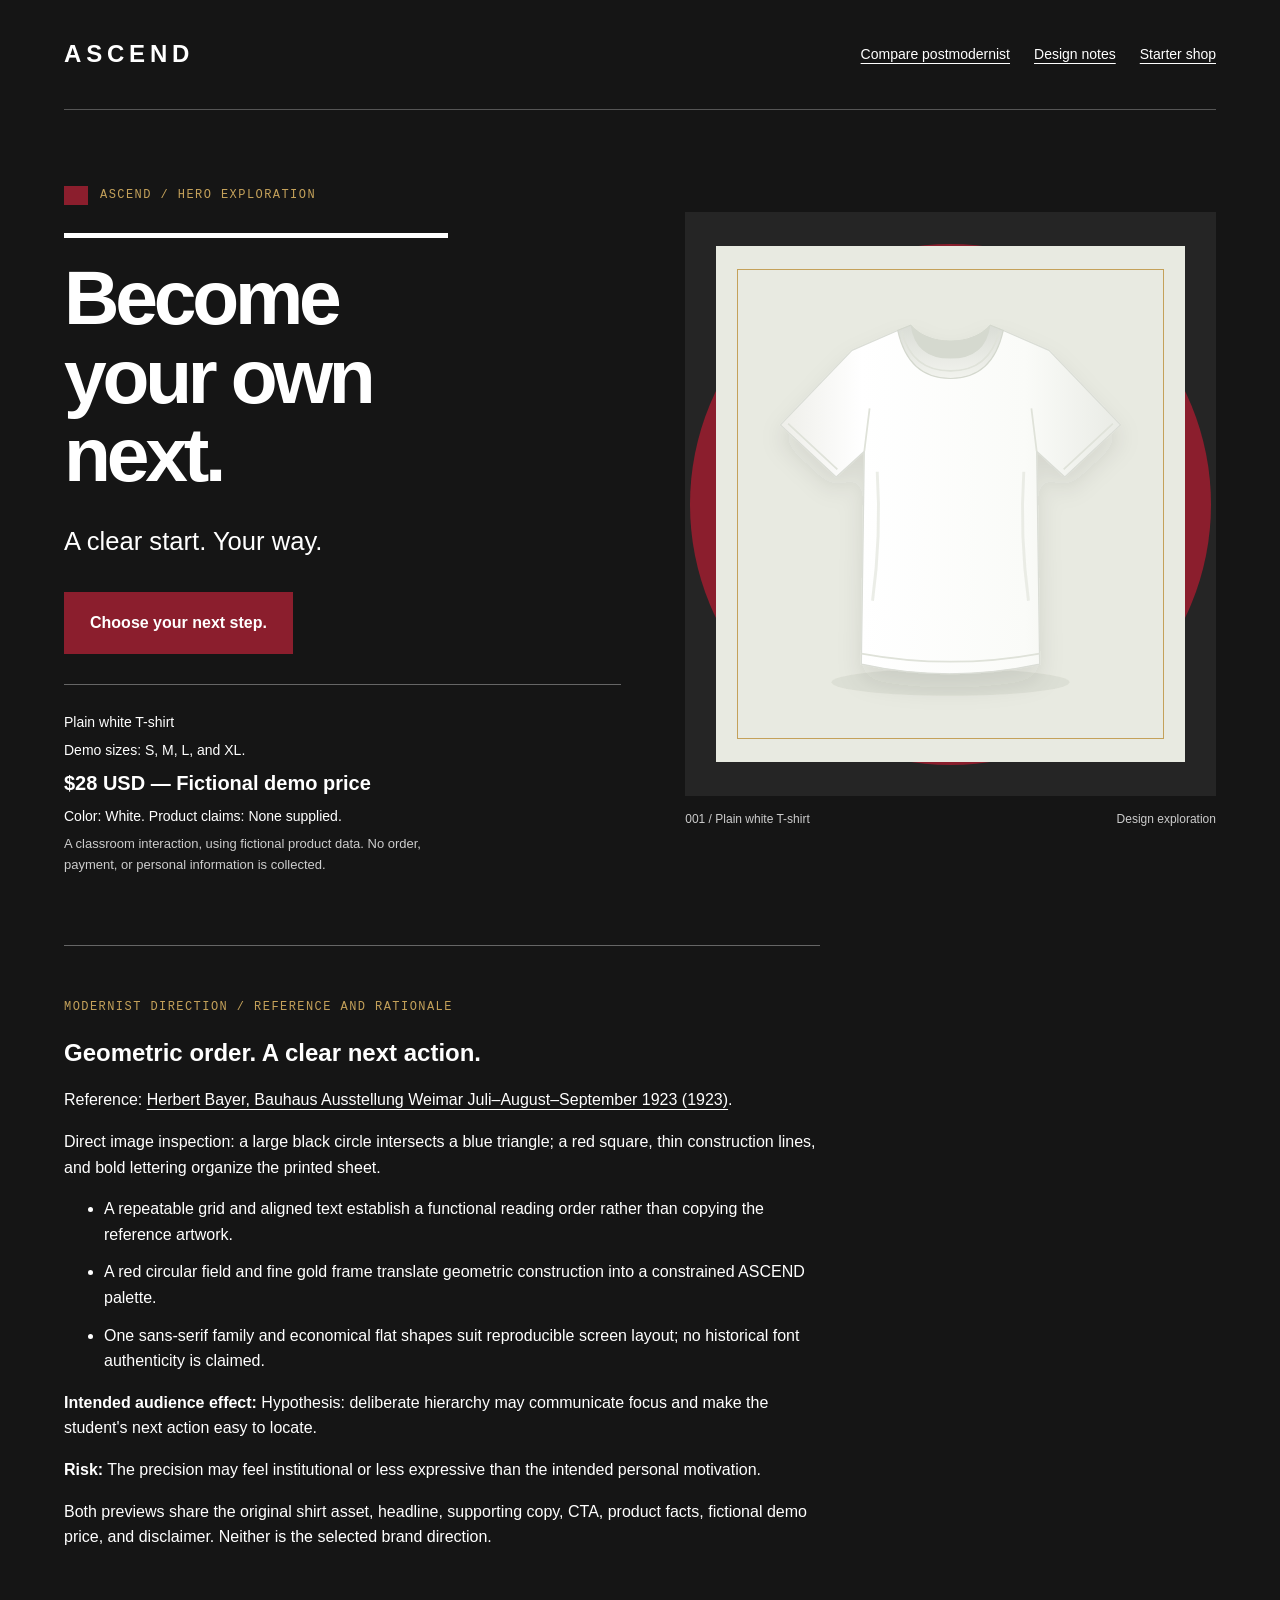
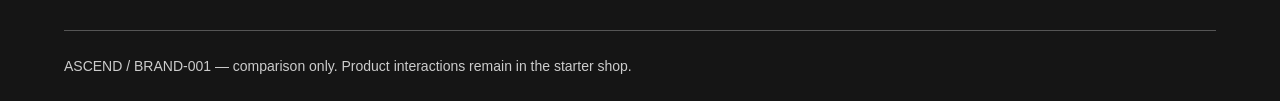
<file: public/explorations/modernist.html>
<!doctype html>
<html lang="en">
  <head>
    <meta charset="utf-8" />
    <meta name="viewport" content="width=device-width, initial-scale=1" />
    <meta
      name="description"
      content="ASCEND modernist hero exploration: a classroom comparison, not a finished storefront."
    />
    <title>ASCEND — Modernist exploration</title>
    <link rel="icon" href="data:," />
    <link rel="stylesheet" href="hero-previews.css" />
  </head>
  <body class="modernist">
    <a class="skip" href="#main">Skip to content</a>
    <div class="shell">
      <header>
        <a class="brand" href="../index.html">ASCEND</a>
        <nav aria-label="Preview navigation">
          <a href="postmodernist.html">Compare postmodernist</a
          ><a href="#design-notes">Design notes</a
          ><a href="../index.html">Starter shop</a>
        </nav>
      </header>
      <main id="main" tabindex="-1">
        <section class="hero" aria-labelledby="hero-title">
          <div class="copy">
            <p class="kicker">ASCEND / Hero exploration</p>
            <h1 id="hero-title">Become your own next.</h1>
            <p class="support">A clear start. Your way.</p>
            <a class="cta" href="../index.html#product-form"
              >Choose your next step.</a
            >
            <div class="facts">
              <p>Plain white T-shirt</p>
              <p>Demo sizes: S, M, L, and XL.</p>
              <p class="price">$28 USD <span>— Fictional demo price</span></p>
              <p>Color: White. Product claims: None supplied.</p>
              <p class="disclaimer">
                A classroom interaction, using fictional product data. No order,
                payment, or personal information is collected.
              </p>
            </div>
          </div>
          <figure>
            <div class="stage">
              <img
                class="shirt"
                src="../assets/white-shirt.svg"
                alt="Plain white, unbranded short-sleeved T-shirt"
                width="800"
                height="880"
                fetchpriority="high"
              />
            </div>
            <figcaption>
              <span>001 / Plain white T-shirt</span
              ><span>Design exploration</span>
            </figcaption>
          </figure>
        </section>
        <section class="notes" id="design-notes" aria-labelledby="notes-title">
          <p class="figure-label">
            Modernist direction / Reference and rationale
          </p>
          <h2 id="notes-title">Geometric order. A clear next action.</h2>
          <p>
            Reference:
            <a href="https://www.moma.org/collection/works/189319"
              >Herbert Bayer, Bauhaus Ausstellung Weimar Juli–August–September
              1923 (1923)</a
            >.
          </p>
          <p>
            Direct image inspection: a large black circle intersects a blue
            triangle; a red square, thin construction lines, and bold lettering
            organize the printed sheet.
          </p>
          <ul>
            <li>
              A repeatable grid and aligned text establish a functional reading
              order rather than copying the reference artwork.
            </li>
            <li>
              A red circular field and fine gold frame translate geometric
              construction into a constrained ASCEND palette.
            </li>
            <li>
              One sans-serif family and economical flat shapes suit reproducible
              screen layout; no historical font authenticity is claimed.
            </li>
          </ul>
          <p>
            <strong>Intended audience effect:</strong> Hypothesis: deliberate
            hierarchy may communicate focus and make the student's next action
            easy to locate.
          </p>
          <p>
            <strong>Risk:</strong> The precision may feel institutional or less
            expressive than the intended personal motivation.
          </p>

          <p>
            Both previews share the original shirt asset, headline, supporting
            copy, CTA, product facts, fictional demo price, and disclaimer.
            Neither is the selected brand direction.
          </p>
        </section>
      </main>
      <footer>
        ASCEND / BRAND-001 — comparison only. Product interactions remain in the
        starter shop.
      </footer>
    </div>
  </body>
</html>
</file>
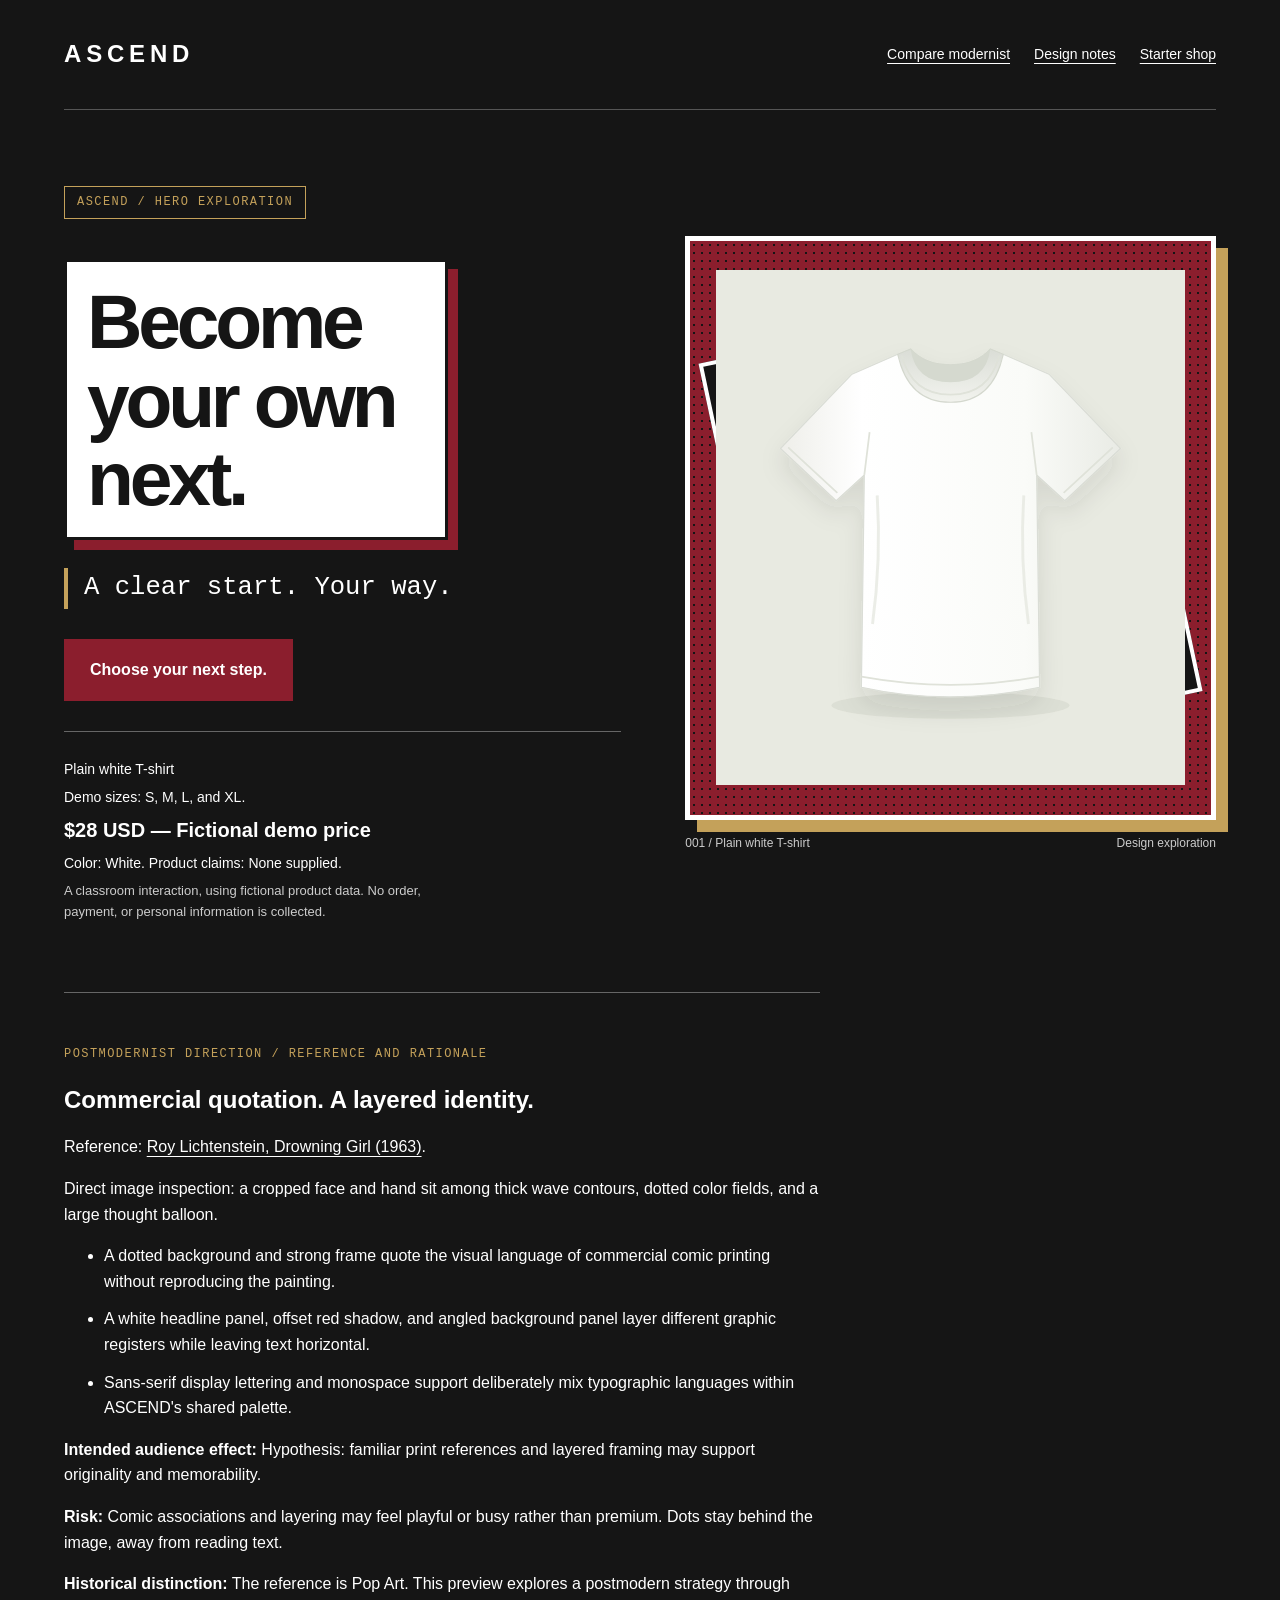
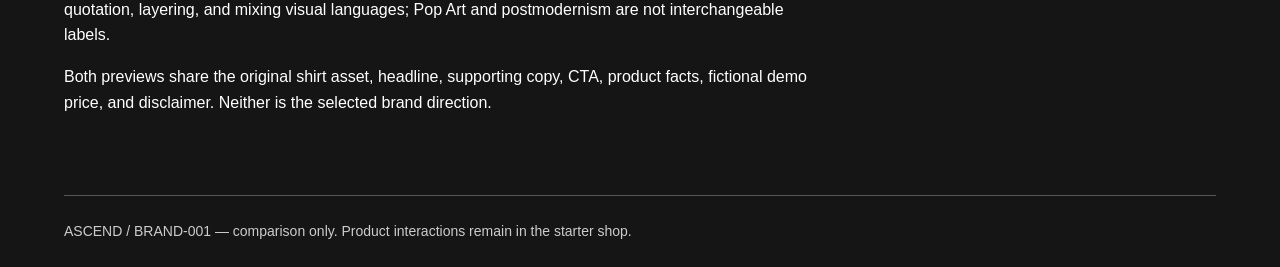
<file: public/explorations/postmodernist.html>
<!doctype html>
<html lang="en">
  <head>
    <meta charset="utf-8" />
    <meta name="viewport" content="width=device-width, initial-scale=1" />
    <meta
      name="description"
      content="ASCEND postmodernist hero exploration: a classroom comparison, not a finished storefront."
    />
    <title>ASCEND — Postmodernist exploration</title>
    <link rel="icon" href="data:," />
    <link rel="stylesheet" href="hero-previews.css" />
  </head>
  <body class="postmodernist">
    <a class="skip" href="#main">Skip to content</a>
    <div class="shell">
      <header>
        <a class="brand" href="../index.html">ASCEND</a>
        <nav aria-label="Preview navigation">
          <a href="modernist.html">Compare modernist</a
          ><a href="#design-notes">Design notes</a
          ><a href="../index.html">Starter shop</a>
        </nav>
      </header>
      <main id="main" tabindex="-1">
        <section class="hero" aria-labelledby="hero-title">
          <div class="copy">
            <p class="kicker">ASCEND / Hero exploration</p>
            <h1 id="hero-title">Become your own next.</h1>
            <p class="support">A clear start. Your way.</p>
            <a class="cta" href="../index.html#product-form"
              >Choose your next step.</a
            >
            <div class="facts">
              <p>Plain white T-shirt</p>
              <p>Demo sizes: S, M, L, and XL.</p>
              <p class="price">$28 USD <span>— Fictional demo price</span></p>
              <p>Color: White. Product claims: None supplied.</p>
              <p class="disclaimer">
                A classroom interaction, using fictional product data. No order,
                payment, or personal information is collected.
              </p>
            </div>
          </div>
          <figure>
            <div class="stage">
              <img
                class="shirt"
                src="../assets/white-shirt.svg"
                alt="Plain white, unbranded short-sleeved T-shirt"
                width="800"
                height="880"
                fetchpriority="high"
              />
            </div>
            <figcaption>
              <span>001 / Plain white T-shirt</span
              ><span>Design exploration</span>
            </figcaption>
          </figure>
        </section>
        <section class="notes" id="design-notes" aria-labelledby="notes-title">
          <p class="figure-label">
            Postmodernist direction / Reference and rationale
          </p>
          <h2 id="notes-title">Commercial quotation. A layered identity.</h2>
          <p>
            Reference:
            <a href="https://www.moma.org/collection/works/80249"
              >Roy Lichtenstein, Drowning Girl (1963)</a
            >.
          </p>
          <p>
            Direct image inspection: a cropped face and hand sit among thick
            wave contours, dotted color fields, and a large thought balloon.
          </p>
          <ul>
            <li>
              A dotted background and strong frame quote the visual language of
              commercial comic printing without reproducing the painting.
            </li>
            <li>
              A white headline panel, offset red shadow, and angled background
              panel layer different graphic registers while leaving text
              horizontal.
            </li>
            <li>
              Sans-serif display lettering and monospace support deliberately
              mix typographic languages within ASCEND's shared palette.
            </li>
          </ul>
          <p>
            <strong>Intended audience effect:</strong> Hypothesis: familiar
            print references and layered framing may support originality and
            memorability.
          </p>
          <p>
            <strong>Risk:</strong> Comic associations and layering may feel
            playful or busy rather than premium. Dots stay behind the image,
            away from reading text.
          </p>
          <p>
            <strong>Historical distinction:</strong> The reference is Pop Art.
            This preview explores a postmodern strategy through quotation,
            layering, and mixing visual languages; Pop Art and postmodernism are
            not interchangeable labels.
          </p>
          <p>
            Both previews share the original shirt asset, headline, supporting
            copy, CTA, product facts, fictional demo price, and disclaimer.
            Neither is the selected brand direction.
          </p>
        </section>
      </main>
      <footer>
        ASCEND / BRAND-001 — comparison only. Product interactions remain in the
        starter shop.
      </footer>
    </div>
  </body>
</html>
</file>
<file: public/styles.css>
/* Shared ASCEND brand tokens.
   Both the storefront and the live style guide use this file. */
:root {
  --color-paper: #f6f5f0;
  --color-ink: #171a18;
  --color-muted: #5a615b;
  --color-line: #d1d5cc;
  --color-accent: #e3ef56;
  --color-soft: #e8eae1;
  --color-white: #fff;
  --color-danger: #992e28;
  --color-gold: #c4a15a;
  --font-body:
    system-ui, -apple-system, blinkmacsystemfont, "Segoe UI", sans-serif;
  --font-display:
    system-ui, -apple-system, blinkmacsystemfont, "Segoe UI", sans-serif;
  --font-mono: ui-monospace, sfmono-regular, consolas, monospace;
  --space-1: 0.5rem;
  --space-2: 1rem;
  --space-3: 1.5rem;
  --space-4: 2rem;
  --space-5: 3rem;
  --space-6: 4rem;
  --page-width: 1440px;
}

* {
  box-sizing: border-box;
}

html {
  scroll-behavior: smooth;
  scroll-padding-top: 1.5rem;
}

body {
  margin: 0;
  background: var(--color-paper);
  color: var(--color-ink);
  font-family: var(--font-body);
  line-height: 1.6;
  -webkit-font-smoothing: antialiased;
}

img,
svg {
  display: block;
  max-width: 100%;
}

button,
a,
input {
  -webkit-tap-highlight-color: transparent;
}

a {
  color: inherit;
  text-underline-offset: 0.2em;
  text-decoration-thickness: 1px;
}

a:hover {
  text-decoration-thickness: 2px;
}

button,
input {
  font: inherit;
}

button {
  cursor: pointer;
}

button:disabled {
  cursor: default;
}

:focus-visible {
  outline: 3px solid var(--color-ink);
  outline-offset: 5px;
}

[hidden] {
  display: none !important;
}

::selection {
  background: var(--color-accent);
  color: var(--color-ink);
}

h1,
h2,
h3,
p {
  margin: 0;
}

h1,
h2,
h3 {
  font-family: var(--font-display);
  font-weight: 550;
}

h1 {
  font-size: clamp(3.4rem, 6.25vw, 6.6rem);
  line-height: 0.99;
  letter-spacing: -0.075em;
}

h2 {
  font-size: clamp(2rem, 3.6vw, 3.75rem);
  line-height: 1.08;
  letter-spacing: -0.055em;
}

h3 {
  font-size: 1.3rem;
  line-height: 1.3;
  letter-spacing: -0.03em;
}

p + p {
  margin-top: var(--space-2);
}

.wrap {
  width: min(calc(100% - 6rem), var(--page-width));
  margin-inline: auto;
}

.muted {
  color: var(--color-muted);
}

.eyebrow,
.micro-label,
.visual-label,
.image-caption,
.section-number,
.type-label,
.token-name {
  font-family: var(--font-mono);
  font-size: 0.68rem;
  font-weight: 500;
  line-height: 1.5;
  letter-spacing: 0.06em;
  text-transform: uppercase;
}

.eyebrow {
  display: flex;
  align-items: center;
  gap: 0.55rem;
}

.status-dot {
  width: 7px;
  height: 7px;
  display: inline-block;
  background: var(--color-ink);
  border-radius: 50%;
}

.skip-link {
  position: fixed;
  top: 8px;
  left: 8px;
  z-index: 10;
  transform: translateY(-180%);
  padding: 0.75rem 1rem;
  background: var(--color-ink);
  color: var(--color-white);
}

.skip-link:focus {
  transform: translateY(0);
}

.starter-notice {
  display: flex;
  justify-content: space-between;
  align-items: center;
  gap: 1.5rem;
  padding: 0.8rem 3rem;
  background: var(--color-accent);
  font-size: 0.73rem;
  line-height: 1.5;
}

.starter-notice a {
  flex-shrink: 0;
  font-weight: 650;
}

.site-header {
  min-height: 106px;
  display: flex;
  align-items: center;
  gap: 3rem;
  border-bottom: 1px solid var(--color-line);
}

.brand-link {
  display: inline-block;
  flex-shrink: 0;
}

.wordmark {
  width: 150px;
  height: auto;
}

.main-nav {
  display: flex;
  justify-content: center;
  align-items: center;
  gap: 2rem;
  margin-inline: auto;
}

.nav-link,
.bag-link {
  text-decoration: none;
  font-size: 0.8rem;
}

.nav-link {
  padding-block: 0.5rem;
  border-bottom: 1px solid transparent;
}

.nav-link:hover,
.nav-link[aria-current="page"] {
  border-color: currentcolor;
}

.bag-link {
  display: flex;
  align-items: center;
  gap: 0.65rem;
  white-space: nowrap;
}

.bag-count {
  display: grid;
  place-items: center;
  min-width: 1.7rem;
  height: 1.7rem;
  border: 1px solid var(--color-ink);
  border-radius: 50%;
  font-size: 0.7rem;
}

.product-section {
  display: grid;
  grid-template-columns: 1.13fr 1fr;
  gap: clamp(3rem, 7vw, 8rem);
  padding-block: var(--space-5) 5rem;
  align-items: start;
}

.product-visual {
  position: relative;
  background: var(--color-soft);
}

.visual-label {
  position: absolute;
  z-index: 1;
  inset: 1.3rem 1.4rem auto;
  display: flex;
  justify-content: space-between;
  gap: 1rem;
  font-size: 0.6rem;
}

.shirt-image {
  width: 100%;
  height: auto;
  aspect-ratio: 800 / 880;
  object-fit: contain;
}

.image-caption {
  display: flex;
  align-items: center;
  justify-content: space-between;
  gap: 1rem;
  padding: 1.2rem 1.4rem;
  border-top: 1px solid var(--color-line);
  font-size: 0.59rem;
}

.image-caption > :last-child {
  font-family: var(--font-body);
  font-size: 1.5rem;
  line-height: 1;
}

.product-information {
  max-width: 530px;
  padding-block: 1rem;
}

.product-information h1 {
  margin-top: 1.6rem;
}

.product-intro {
  font-size: 1.2rem;
  line-height: 1.5;
  margin-top: 1.8rem;
  letter-spacing: -0.025em;
}

.product-description {
  margin-top: 0.6rem;
  font-size: 0.88rem;
  max-width: 430px;
}

.price-row {
  display: flex;
  align-items: center;
  justify-content: space-between;
  gap: 1rem;
  margin-block: 2rem 1.5rem;
  padding-bottom: 1.2rem;
  border-bottom: 1px solid var(--color-line);
}

.price {
  font-size: 1.65rem;
  letter-spacing: -0.04em;
  font-weight: 600;
}

.price span {
  font-family: var(--font-mono);
  font-size: 0.65rem;
  font-weight: 400;
  letter-spacing: 0;
  margin-left: 0.25rem;
}

.price-row .micro-label {
  color: var(--color-muted);
  font-size: 0.6rem;
}

fieldset {
  padding: 0;
  margin: 0;
  border: 0;
  min-width: 0;
}

legend {
  padding: 0;
  font-size: 0.84rem;
  font-weight: 650;
}

.field-help {
  margin-top: 0.3rem;
  color: var(--color-muted);
  font-size: 0.74rem;
}

.size-options {
  display: grid;
  grid-template-columns: repeat(4, 1fr);
  gap: 0.6rem;
  margin-top: 1rem;
}

.size-option {
  position: relative;
  cursor: pointer;
}

.size-option input {
  position: absolute;
  opacity: 0;
  width: 100%;
  height: 100%;
  margin: 0;
  cursor: pointer;
}

.size-option span {
  display: grid;
  place-items: center;
  min-height: 3.2rem;
  border: 1px solid var(--color-line);
  background: var(--color-paper);
  font-size: 0.83rem;
  transition:
    background 150ms ease,
    border-color 150ms ease;
}

.size-option input:checked + span {
  background: var(--color-ink);
  border-color: var(--color-ink);
  color: var(--color-paper);
}

.size-option input:hover + span {
  border-color: var(--color-ink);
}

.size-option input:focus-visible + span {
  outline: 3px solid var(--color-ink);
  outline-offset: 4px;
}

.size-option input:focus-visible {
  outline: none;
}

.field-error {
  color: var(--color-danger);
  font-size: 0.8rem;
  margin-top: 0.9rem;
  font-weight: 550;
}

.button {
  display: inline-flex;
  align-items: center;
  justify-content: space-between;
  gap: 2rem;
  min-height: 3.4rem;
  border: 1px solid var(--color-ink);
  padding: 0.9rem 1.25rem;
  font-size: 0.82rem;
  font-weight: 550;
  line-height: 1.4;
  text-decoration: none;
  transition:
    background 150ms ease,
    color 150ms ease;
}

.button > span[aria-hidden] {
  font-size: 1.25rem;
  line-height: 1;
}

.button-primary {
  background: var(--color-ink);
  color: var(--color-paper);
}

.button-primary:hover {
  background: var(--color-accent);
  color: var(--color-ink);
}

.button-secondary {
  background: transparent;
  color: var(--color-ink);
}

.button-secondary:hover {
  background: var(--color-soft);
}

.add-button {
  width: 100%;
  margin-top: 1.4rem;
}

.demo-disclaimer {
  font-size: 0.68rem;
  line-height: 1.65;
  color: var(--color-muted);
  margin-top: 0.9rem;
  max-width: 420px;
}

.product-facts {
  margin-bottom: 0;
  margin-top: 1.8rem;
}

.product-facts div {
  display: flex;
  justify-content: space-between;
  gap: 1rem;
  padding-block: 0.62rem;
  border-top: 1px solid var(--color-line);
  font-size: 0.71rem;
}

.product-facts dt {
  color: var(--color-muted);
}

.product-facts dd {
  margin: 0;
  font-weight: 500;
  text-align: right;
}

.bag-section {
  display: grid;
  grid-template-columns: 1fr 1fr;
  gap: 3rem;
  border-top: 1px solid var(--color-line);
  padding-block: 3rem;
}

.bag-section h2 {
  margin-top: 0.6rem;
  font-size: clamp(2rem, 3vw, 3rem);
}

.bag-details {
  padding-top: 0.2rem;
  font-size: 0.85rem;
}

.bag-message {
  max-width: 500px;
}

.bag-items {
  list-style: none;
  margin: 1rem 0;
  padding: 0;
}

.bag-items:empty {
  margin: 0;
}

.bag-items li {
  padding-block: 0.55rem;
  border-bottom: 1px solid var(--color-line);
  font-size: 0.78rem;
}

.text-button {
  padding: 0.5rem 0;
  border: 0;
  background: transparent;
  color: var(--color-ink);
  font-size: 0.8rem;
  text-decoration: underline;
  text-underline-offset: 0.25rem;
}

.text-button:disabled {
  opacity: 0.5;
}

.bag-details .field-help {
  margin-top: 0.4rem;
  font-size: 0.69rem;
}

.starter-next {
  display: grid;
  grid-template-columns: 1fr 1fr;
  gap: 1.5rem 3rem;
  background: var(--color-accent);
  padding: 2.7rem 3rem 3rem;
  margin-block: 1rem 4rem;
}

.starter-next > .eyebrow {
  grid-column: 1 / -1;
}

.starter-next > div {
  max-width: 470px;
  font-size: 0.86rem;
}

.starter-next .button {
  margin-top: 1.6rem;
}

.site-footer {
  display: flex;
  align-items: center;
  justify-content: space-between;
  gap: 2rem;
  border-top: 1px solid var(--color-line);
  padding-block: 1.6rem;
  font-size: 0.67rem;
  color: var(--color-muted);
}

.footer-tagline {
  margin: 0;
}

.footer-separator {
  margin-inline: 0.6rem;
  color: var(--color-ink);
}

.site-footer a {
  color: var(--color-ink);
}

/* Shared editorial pages */
.page-hero {
  padding-block: 4.5rem 3.8rem;
  display: grid;
  grid-template-columns: 1.25fr 0.75fr;
  align-items: end;
  gap: 1.3rem 4rem;
}

.page-hero > .eyebrow {
  grid-column: 1 / -1;
}

.page-hero h1 {
  font-size: clamp(3.5rem, 6.8vw, 7.3rem);
}

.page-hero .hero-summary {
  max-width: 400px;
  font-size: 0.95rem;
  color: var(--color-muted);
  padding-bottom: 0.25rem;
}

.hero-summary strong {
  font-weight: 550;
  color: var(--color-ink);
}

.page-subnav {
  display: flex;
  flex-wrap: wrap;
  gap: 0.6rem 1.8rem;
  padding-block: 1rem;
  border-top: 1px solid var(--color-line);
  border-bottom: 1px solid var(--color-line);
  font-size: 0.76rem;
}

.section-link {
  text-decoration: none;
}

.section-link:hover {
  text-decoration: underline;
}

.guide-section {
  padding-block: 3rem;
  border-bottom: 1px solid var(--color-line);
  display: grid;
  grid-template-columns: 0.32fr 1fr;
  column-gap: 3rem;
}

.section-heading .section-number {
  color: var(--color-muted);
  display: block;
  margin-bottom: 0.8rem;
}

.section-heading h2 {
  font-size: clamp(1.7rem, 2.5vw, 2.65rem);
}

.section-heading p {
  font-size: 0.78rem;
  color: var(--color-muted);
  margin-top: 1rem;
  max-width: 210px;
}

.guide-content {
  min-width: 0;
}

.draft-label {
  display: inline-block;
  padding: 0.3rem 0.55rem;
  background: var(--color-accent);
  color: var(--color-ink);
  font-family: var(--font-mono);
  font-size: 0.6rem;
  line-height: 1.4;
  letter-spacing: 0.03em;
  text-transform: uppercase;
}

.decision-grid {
  display: grid;
  grid-template-columns: repeat(3, 1fr);
  gap: 1.5rem;
  margin-top: 1.6rem;
}

.decision-grid > div {
  border-top: 1px solid var(--color-line);
  padding-top: 0.8rem;
}

.decision-grid h3 {
  font-size: 0.85rem;
  font-weight: 650;
  letter-spacing: 0;
}

.decision-grid p {
  font-size: 0.8rem;
  color: var(--color-muted);
  margin-top: 0.5rem;
}

.decision-grid .undecided {
  font-size: 1.5rem;
  font-weight: 450;
  color: var(--color-ink);
  letter-spacing: -0.04em;
}

.logo-board {
  min-height: 230px;
  display: grid;
  place-items: center;
  padding: 3rem;
  background: var(--color-white);
  border: 1px solid var(--color-line);
}

.logo-board img {
  width: min(100%, 380px);
}

.logo-variants {
  display: grid;
  grid-template-columns: 1fr 1fr;
  border: 1px solid var(--color-line);
  border-top: 0;
}

.logo-variant {
  min-height: 140px;
  padding: 1.5rem;
  display: flex;
  flex-direction: column;
  justify-content: space-between;
  gap: 1.5rem;
}

.logo-variant + .logo-variant {
  border-left: 1px solid var(--color-line);
}

.logo-small {
  width: 110px;
  height: auto;
}

.logo-mono {
  width: 190px;
  filter: brightness(0);
}

.logo-variant p,
.guide-note {
  font-size: 0.73rem;
  color: var(--color-muted);
}

.guide-note {
  margin-top: 1rem;
  max-width: 680px;
}

.palette-grid {
  display: grid;
  grid-template-columns: repeat(5, 1fr);
  gap: 0.65rem;
}

.color-swatch {
  height: 120px;
  border: 1px solid var(--color-line);
  background: var(--swatch-color);
}

.palette-card h3 {
  font-size: 0.76rem;
  letter-spacing: 0;
  font-weight: 650;
  margin-top: 0.65rem;
}

.palette-card code {
  font-family: var(--font-mono);
  font-size: 0.65rem;
  color: var(--color-muted);
  display: block;
  margin-top: 0.15rem;
}

.palette-card p {
  font-size: 0.66rem;
  color: var(--color-muted);
  margin-top: 0.4rem;
  line-height: 1.5;
}

.type-specimen {
  border-top: 1px solid var(--color-line);
  padding-block: 1.3rem;
}

.type-specimen:first-child {
  border-top: 0;
  padding-top: 0;
}

.type-label {
  display: block;
  margin-bottom: 1rem;
  color: var(--color-muted);
  font-size: 0.6rem;
}

.type-display {
  font-family: var(--font-display);
  font-size: clamp(2.5rem, 4.5vw, 5rem);
  font-weight: 550;
  letter-spacing: -0.075em;
  line-height: 1;
  max-width: 700px;
}

.type-body {
  font-family: var(--font-body);
  font-size: 1rem;
  max-width: 570px;
}

.type-mono {
  font-family: var(--font-mono);
  text-transform: uppercase;
  font-size: 0.7rem;
  letter-spacing: 0.06em;
}

.spacing-grid {
  display: flex;
  flex-wrap: wrap;
  align-items: start;
  gap: 2rem;
}

.spacing-token {
  min-width: 52px;
}

.spacing-bar {
  width: var(--token-size);
  height: 40px;
  background: var(--color-ink);
  margin-bottom: 0.9rem;
}

.token-name {
  display: block;
  font-size: 0.6rem;
}

.spacing-token code {
  font-family: var(--font-mono);
  color: var(--color-muted);
  font-size: 0.65rem;
}

.button-samples {
  display: flex;
  flex-wrap: wrap;
  gap: 1rem;
}

.button-samples .button {
  min-width: 185px;
}

.voice-grid {
  display: grid;
  grid-template-columns: 1fr 1fr;
  gap: 2rem;
}

.voice-grid h3 {
  font-size: 0.95rem;
  font-weight: 600;
  margin-bottom: 0.65rem;
}

.voice-grid p {
  font-size: 0.84rem;
  color: var(--color-muted);
}

.voice-example {
  font-size: 1.7rem !important;
  color: var(--color-ink) !important;
  letter-spacing: -0.035em;
  line-height: 1.3;
}

.guide-footer-note {
  display: flex;
  gap: 2rem;
  align-items: center;
  justify-content: space-between;
  background: var(--color-soft);
  padding: 1.5rem 2rem;
  margin-block: 2rem 4rem;
}

.guide-footer-note p {
  font-size: 0.83rem;
  max-width: 680px;
}

.guide-footer-note a {
  font-size: 0.8rem;
  white-space: nowrap;
}

@media (width >= 1600px) {
  .product-section {
    gap: 8rem;
  }
}

@media (width <= 1100px) {
  .wrap {
    width: calc(100% - 4rem);
  }

  .starter-notice {
    padding-inline: 2rem;
  }

  .site-header {
    gap: 1.7rem;
  }

  .main-nav {
    gap: 1.25rem;
  }

  .product-section {
    gap: 3rem;
    align-items: start;
  }

  .product-information h1 {
    font-size: clamp(3.4rem, 7vw, 5rem);
  }

  .product-information {
    padding-top: 0.5rem;
  }

  .product-intro {
    margin-top: 1.4rem;
  }

  .price-row {
    margin-top: 1.5rem;
  }

  .page-hero {
    column-gap: 2rem;
  }

  .guide-section {
    grid-template-columns: 0.35fr 1fr;
    gap: 2rem;
  }

  .palette-grid {
    grid-template-columns: repeat(3, 1fr);
    row-gap: 1.6rem;
  }
}

@media (width <= 760px) {
  .wrap {
    width: calc(100% - 2.5rem);
  }

  .starter-notice {
    padding: 0.75rem 1.25rem;
    font-size: 0.67rem;
    gap: 1rem;
  }

  .starter-notice > span {
    max-width: 480px;
  }

  .starter-notice a {
    font-size: 0.65rem;
  }

  .site-header {
    min-height: 108px;
    display: grid;
    grid-template-columns: 1fr auto;
    gap: 0.5rem 1rem;
    padding-block: 1.2rem 1rem;
  }

  .wordmark {
    width: 130px;
  }

  .main-nav {
    grid-row: 2;
    grid-column: 1 / -1;
    margin: 0;
    justify-content: flex-start;
    gap: 1.5rem;
  }

  .nav-link,
  .bag-link {
    font-size: 0.73rem;
  }

  .bag-link {
    grid-column: 2;
    grid-row: 1;
  }

  .bag-count {
    min-width: 1.5rem;
    height: 1.5rem;
  }

  .product-section {
    grid-template-columns: 1fr;
    gap: 2rem;
    padding-block: 1.5rem 3rem;
  }

  .product-visual {
    max-width: 600px;
    width: 100%;
    margin-inline: auto;
  }

  .shirt-image {
    max-height: 530px;
  }

  .product-information {
    max-width: none;
    padding: 0;
  }

  .product-information h1 {
    font-size: clamp(4.2rem, 13vw, 7rem);
    margin-top: 1rem;
  }

  .product-intro {
    font-size: 1.1rem;
    margin-top: 1.4rem;
  }

  .product-description {
    max-width: 580px;
  }

  .product-facts {
    margin-top: 1.5rem;
  }

  .bag-section {
    grid-template-columns: 1fr;
    gap: 1.3rem;
    padding-block: 2rem;
  }

  .bag-section h2 {
    margin-top: 0.6rem;
  }

  .starter-next {
    grid-template-columns: 1fr;
    padding: 1.8rem;
    gap: 1.3rem;
    margin-block: 1rem 3rem;
  }

  .starter-next > div {
    max-width: none;
  }

  .site-footer {
    flex-wrap: wrap;
    gap: 0.7rem 2rem;
    padding-block: 1.5rem;
  }

  .footer-tagline {
    display: none;
  }

  .page-hero {
    padding-block: 2.5rem;
    grid-template-columns: 1fr;
    row-gap: 1.4rem;
  }

  .page-hero h1 {
    font-size: clamp(3.7rem, 11vw, 6rem);
  }

  .page-hero .hero-summary {
    max-width: 570px;
    font-size: 0.9rem;
  }

  .page-subnav {
    gap: 0.6rem 1.2rem;
    font-size: 0.72rem;
  }

  .guide-section {
    grid-template-columns: 1fr;
    gap: 1.8rem;
    padding-block: 2.3rem;
  }

  .section-heading {
    display: grid;
    grid-template-columns: 1fr 1fr;
    column-gap: 2rem;
  }

  .section-heading .section-number {
    grid-column: 1 / -1;
    margin-bottom: 0.5rem;
  }

  .section-heading p {
    max-width: none;
    margin: 0;
    font-size: 0.73rem;
  }

  .decision-grid {
    gap: 1rem;
  }

  .decision-grid .undecided {
    font-size: 1.3rem;
  }

  .decision-grid p {
    font-size: 0.73rem;
  }

  .palette-grid {
    grid-template-columns: repeat(5, 1fr);
  }

  .color-swatch {
    height: 85px;
  }

  .palette-card p {
    font-size: 0.62rem;
  }

  .palette-card code {
    font-size: 0.57rem;
  }

  .guide-footer-note {
    flex-direction: column;
    align-items: start;
    gap: 1rem;
    margin-block: 1.5rem 3rem;
    padding: 1.5rem;
  }
}

@media (width <= 420px) {
  .starter-notice {
    align-items: start;
    flex-direction: column;
    gap: 0.35rem;
  }

  .visual-label {
    inset: 1rem 1rem auto;
    font-size: 0.53rem;
  }

  .image-caption {
    font-size: 0.53rem;
    padding: 1rem;
  }

  .price-row .micro-label {
    font-size: 0.54rem;
  }

  .section-heading {
    grid-template-columns: 1fr;
    gap: 0.6rem;
  }

  .section-heading .section-number {
    margin: 0;
  }

  .decision-grid {
    grid-template-columns: 1fr;
    gap: 1.2rem;
  }

  .decision-grid > div {
    display: grid;
    grid-template-columns: 0.5fr 1fr;
    gap: 0.4rem 1rem;
  }

  .decision-grid p {
    margin-top: 0;
  }

  .decision-grid p:last-child {
    grid-column: 2;
  }

  .palette-grid {
    grid-template-columns: repeat(3, 1fr);
  }

  .color-swatch {
    height: 90px;
  }

  .logo-board {
    min-height: 190px;
    padding: 2rem;
  }

  .logo-variants {
    grid-template-columns: 1fr;
  }

  .logo-variant {
    min-height: 125px;
  }

  .logo-variant + .logo-variant {
    border-left: 0;
    border-top: 1px solid var(--color-line);
  }

  .voice-grid {
    grid-template-columns: 1fr;
    gap: 1.5rem;
  }
}

@media (prefers-reduced-motion: reduce) {
  html {
    scroll-behavior: auto;
  }

  *,
  *::before,
  *::after {
    transition: none !important;
    animation: none !important;
  }
}

/* ASCEND identity: shared by the storefront and its live board. */
.ascend {
  --color-paper: #111;
  --color-ink: #fff;
  --color-muted: #b6b6b6;
  --color-line: #454545;
  --color-accent: #8b1e2d;
  --color-soft: #1d1d1d;
  --color-danger: #ff9da9;

  background: var(--color-paper);
  color: var(--color-ink);

  --display-size: clamp(4.5rem, 9.8vw, 9.5rem);
  --display-weight: 850;
  --display-tracking: -0.065em;
  --display-leading: 0.88;

  background-image: radial-gradient(
    rgb(255 255 255 / 2.5%) 0.6px,
    transparent 0.6px
  );
  background-size: 4px 4px;
}

.ascend .wrap {
  width: min(1440px, calc(100% - 112px));
}

.ascend .site-header {
  min-height: 108px;
  border-bottom: 1px solid var(--color-line);
}

.ascend .wordmark,
.nav-wordmark {
  width: 175px;
  height: 28px;
  flex: none;
  color: white;
}

.ascend .main-nav {
  margin-inline: auto;
}

.ascend .nav-link {
  font-size: 0.75rem;
  letter-spacing: 0.04em;
}

.ascend .bag-count {
  background: var(--color-accent);
  color: white;
}

.ascend .eyebrow,
.ascend .section-number {
  color: var(--color-gold);
}

.ascend .button {
  border-radius: 0;
  min-height: 52px;
  font-size: 0.8rem;
  font-weight: 650;
  transition:
    background-color 0.18s,
    border-color 0.18s,
    transform 0.18s;
}

.ascend .button-primary {
  background: var(--color-accent);
  color: white;
  border: 1px solid var(--color-accent);
}

.ascend .button-primary:hover {
  background: #aa293d;
  border-color: #aa293d;
  transform: translateY(-2px);
}

.ascend .button-secondary {
  border: 1px solid #888;
  background: transparent;
  color: white;
}

.ascend .button-secondary:hover {
  border-color: var(--color-gold);
  background: var(--color-soft);
}

.ascend :focus-visible {
  outline-color: var(--color-gold);
}

.ascend .skip-link {
  background: white;
  color: #151515;
}

.ascend .ascend-hero {
  padding-top: 22px;
}

.hero-rule,
.hero-bottom {
  display: flex;
  justify-content: space-between;
  gap: 24px;
  font-family: var(--font-mono);
  font-size: 0.62rem;
  text-transform: uppercase;
  letter-spacing: 0.13em;
  color: var(--color-muted);
}

.hero-composition {
  display: grid;
  grid-template-columns: 1.05fr 1fr;
  align-items: center;
  position: relative;
  padding-block: 64px 48px;
}

.hero-copy {
  position: relative;
  z-index: 2;
}

.hero-copy h1,
.ascend .type-display {
  font-family: var(--font-display);
  font-size: var(--display-size);
  font-weight: var(--display-weight);
  letter-spacing: var(--display-tracking);
  line-height: var(--display-leading);
  margin: 32px 0 40px;
}

.hero-copy .hero-next,
.ascend .type-display .type-next {
  color: var(--color-gold);
}

.hero-action {
  display: flex;
  align-items: center;
  gap: 28px;
}

.hero-action p {
  font-size: 0.72rem;
  line-height: 1.7;
  color: var(--color-muted);
}

.hero-product {
  margin: 0;
  position: relative;
  min-width: 0;
  display: grid;
  place-items: center;
  isolation: isolate;
}

.hero-orbit {
  position: absolute;
  width: 108%;
  aspect-ratio: 1;
  background: var(--color-accent);
  border-radius: 50%;
  z-index: -2;
}

.hero-axis {
  position: absolute;
  width: 80%;
  height: 110%;
  border: 1px solid var(--color-gold);
  transform: rotate(18deg);
  z-index: -1;
  opacity: 0.65;
}

.ascend .hero-product .shirt-image {
  max-height: none;
  object-fit: contain;
  width: 110%;
  max-width: 110%;
  aspect-ratio: 1312 / 1200;
  clip-path: none;
  filter: drop-shadow(0 22px 18px rgb(0 0 0 / 28%));
  padding-block: 14px;
}

.hero-product figcaption {
  display: flex;
  justify-content: space-between;
  width: 100%;
  gap: 24px;
  font-family: var(--font-mono);
  font-size: 0.6rem;
  letter-spacing: 0.04em;
  margin-top: 28px;
  color: var(--color-muted);
}

.hero-bottom {
  border-top: 1px solid var(--color-line);
  padding-block: 22px;
}

.ascend .product-section {
  grid-template-columns: 1fr 1fr;
  align-items: start;
  border-top: 1px solid var(--color-line);
  padding-block: 56px;
  gap: 64px;
  position: relative;
}

.product-story h2,
.direction-section h2 {
  font-size: clamp(2.8rem, 4.5vw, 4.75rem);
  letter-spacing: -0.055em;
  line-height: 1.04;
  font-weight: 750;
  margin-block: 24px;
}

.gold-text {
  color: var(--color-gold);
}

.ascend .product-intro {
  font-size: 1.1rem;
  max-width: 36ch;
  margin-top: 30px;
}

.ascend .product-description {
  margin-top: 20px;
  color: var(--color-muted);
  font-size: 0.9rem;
}

.ascend .product-information {
  overflow: clip;
  background: var(--color-soft);
  border-top: 3px solid var(--color-accent);
  padding: 32px;
  max-width: none;
  box-shadow: inset -1px -1px 0 rgb(196 161 90 / 12%);
}

.selection-heading {
  display: flex;
  justify-content: space-between;
  align-items: center;
  gap: 16px;
}

.ascend .price-row {
  margin-block: 32px;
}

.ascend .price {
  color: var(--color-ink);
  font-size: 2.8rem;
}

.ascend .price .price-currency {
  font-size: 0.8rem;
  color: var(--color-muted);
}

.ascend .size-options {
  gap: 10px;
}

.ascend .size-option {
  flex: 1;
}

.ascend .size-option .size-label {
  background: transparent;
  color: white;
  border: 1px solid #777;
  min-height: 60px;
}

.ascend .size-option input:checked + span {
  background: var(--color-ink);
  color: var(--color-paper);
  border-color: var(--color-ink);
}

.ascend .size-option input:hover + span {
  border-color: var(--color-gold);
}

.ascend .size-option input:focus-visible + span {
  outline: 3px solid var(--color-gold);
  outline-offset: 4px;
}

.ascend .field-error {
  color: var(--color-danger);
}

.ascend .demo-disclaimer {
  margin-top: 24px;
  color: var(--color-muted);
}

.ascend .product-facts {
  margin-top: 32px;
}

.direction-section {
  display: grid;
  grid-template-columns: 1fr 1fr;
  gap: 100px;
  padding-block: 72px;
  border-top: 1px solid var(--color-line);
}

.direction-section > div > p:not(.eyebrow) {
  color: var(--color-muted);
  max-width: 48ch;
  font-size: 0.9rem;
}

.intention-panel {
  align-self: center;
  border-left: 1px solid var(--color-gold);
  padding-left: 32px;
}

.intention-label {
  color: white !important;
  font-weight: 650;
  margin-bottom: 12px;
}

.intention-options {
  display: flex;
  gap: 12px;
  margin-block: 24px;
}

.intention-button {
  background: transparent;
  color: white;
  border: 1px solid #777;
  padding: 10px 24px;
  min-height: 44px;
  font-size: 0.8rem;
  transition:
    border-color 0.18s,
    background-color 0.18s;
}

.intention-button:hover {
  border-color: var(--color-gold);
}

.intention-button[aria-pressed="true"] {
  background: var(--color-ink);
  color: var(--color-paper);
  border-color: var(--color-ink);
}

.intention-message {
  font-size: 0.85rem;
  line-height: 1.8;
  color: var(--color-muted);
  margin-bottom: 16px;
}

.ascend .text-button {
  color: var(--color-ink);
  min-height: 44px;
}

.ascend .text-button:disabled {
  color: #999;
}

.ascend .bag-section {
  padding-block: 44px;
  margin-bottom: 16px;
}

.ascend .bag-section h2 {
  font-size: clamp(2rem, 3vw, 3.5rem);
  letter-spacing: -0.05em;
}

.ascend .site-footer {
  font-size: 0.7rem;
}

.ascend .page-hero {
  padding-block: 72px;
}

.ascend .page-hero h1 {
  font-size: clamp(4rem, 7vw, 7rem);
}

.ascend .page-hero .hero-summary {
  color: var(--color-muted);
}

.ascend .guide-section {
  gap: 64px;
  padding-block: 44px;
}

.ascend .section-heading h2 {
  font-size: 2.8rem;
  letter-spacing: -0.05em;
}

.ascend .logo-board {
  background: var(--color-paper);
  border: 1px solid var(--color-line);
  color: white;
}

.guide-wordmark {
  width: min(350px, 100%);
  height: auto;
}

.ascend .logo-variant {
  gap: 24px;
  color: white;
}

.ascend .logo-light {
  background: white;
  color: black;
}

.ascend .logo-light .logo-caption {
  color: black;
}

.ascend .palette-grid {
  grid-template-columns: repeat(3, 1fr);
  gap: 24px;
}

.ascend .color-swatch {
  border: 1px solid #777;
}

.ascend .decision-grid {
  grid-template-columns: 1fr;
  gap: 24px;
}

.ascend .decision-grid > div {
  display: block;
}

.ascend .type-body {
  font-size: 1.1rem;
}

.ascend .type-mono {
  color: var(--color-gold);
}

.ascend .spacing-bar {
  background: var(--color-accent);
}

.ascend .voice-example {
  color: white !important;
}

@keyframes ascend-bag {
  50% {
    transform: scale(1.12);
  }
}

@media (prefers-reduced-motion: no-preference) {
  .bag-feedback {
    animation: ascend-bag 0.4s ease-out;
  }
}

@media (width <= 1100px) {
  .ascend .wrap {
    width: calc(100% - 64px);
  }

  .hero-composition {
    padding-block: 48px;
    gap: 20px;
  }

  .hero-action {
    flex-direction: column;
    align-items: start;
    gap: 16px;
  }

  .ascend .product-section,
  .direction-section {
    gap: 48px;
  }
}

@media (width <= 760px) {
  .ascend .wrap {
    width: calc(100% - 40px);
  }

  .ascend .site-header {
    min-height: 108px;
  }

  .ascend .main-nav {
    margin: 0;
  }

  .hero-composition {
    grid-template-columns: 1fr;
    padding-top: 40px;
    gap: 40px;
  }

  .ascend {
    --display-size: clamp(4.4rem, 16vw, 7rem);
  }

  .ascend .site-header > .micro-label {
    grid-column: 1 / -1;
    grid-row: 3;
  }

  .hero-action {
    flex-direction: row;
    align-items: center;
    gap: 20px;
  }

  .hero-action p {
    font-size: 0.65rem;
  }

  .hero-product {
    width: 86%;
    margin: 0 auto;
  }

  .hero-product figcaption {
    font-size: 0.5rem;
  }

  .hero-rule,
  .hero-bottom {
    font-size: 0.5rem;
    letter-spacing: 0.06em;
  }

  .ascend .product-section,
  .direction-section {
    grid-template-columns: 1fr;
    padding-block: 56px;
    gap: 32px;
  }

  .ascend .product-information {
    padding: 24px;
  }

  .intention-panel {
    padding-left: 20px;
  }

  .ascend .guide-section {
    gap: 28px;
    padding-block: 40px;
  }

  .ascend .page-hero {
    padding-block: 48px;
  }

  .ascend .palette-grid {
    grid-template-columns: repeat(2, 1fr);
  }
}

@media (width <= 380px) {
  .hero-action {
    flex-direction: column;
    align-items: start;
  }

  .ascend .wordmark {
    width: 145px;
  }

  .ascend .product-information {
    padding: 18px;
  }

  .selection-heading {
    flex-wrap: wrap;
  }
}

/* Final visual refinement: original assets and comparison styles stay intact. */

.ascend .hero-composition {
  padding-block: 36px 28px;
  gap: 24px;
}

.ascend .hero-product {
  width: 96%;
  justify-self: end;
}

.ascend .hero-orbit {
  width: 94%;
  background-image: linear-gradient(
    135deg,
    transparent 45%,
    rgb(0 0 0 / 14%) 100%
  );
}

.ascend .hero-axis {
  width: 88%;
  height: 80%;
  top: 0;
}

.image-disclosure {
  flex: 0 0 100%;
  font-size: 0.65rem;
  line-height: 1.65;
  color: var(--color-muted);
  margin-top: 12px;
  max-width: none;
  font-family: var(--font-body);
}

.ascend .hero-product figcaption {
  font-size: 0.55rem;
  margin-top: 14px;
  flex-wrap: wrap;
  row-gap: 0;
}

.ascend .product-section::before {
  content: "";
  position: absolute;
  top: -3px;
  left: 0;
  width: 64px;
  height: 5px;
  background: var(--color-accent);
}

.ascend .direction-section {
  padding-block: 48px;
  gap: 64px;
  background-image: linear-gradient(
    90deg,
    transparent calc(50% - 0.5px),
    rgb(196 161 90 / 13%) 50%,
    transparent calc(50% + 0.5px)
  );
}

.ascend .product-story h2 {
  margin-block: 18px;
}

.ascend .product-story .product-intro {
  margin-top: 20px;
}

.guide-product {
  margin: 0;
  padding: 24px;
  border: 1px solid var(--color-line);
  background: radial-gradient(
    ellipse at center,
    #343434,
    var(--color-soft) 70%
  );
}

.guide-product img {
  width: min(440px, 100%);
  margin-inline: auto;
  height: auto;
  filter: drop-shadow(0 16px 12px rgb(0 0 0 / 25%));
}

@keyframes ascend-rise {
  from {
    translate: 0 48px;
  }

  to {
    translate: 0 0;
  }
}

@keyframes ascend-geometry {
  from {
    scale: 0.72;
    translate: 32px 0;
  }

  to {
    scale: 1;
    translate: 0 0;
  }
}

@media (prefers-reduced-motion: no-preference) {
  .reveal-arrived [data-reveal-item] {
    animation: ascend-rise 0.72s cubic-bezier(0.2, 0.7, 0.2, 1) both;
    animation-delay: var(--reveal-delay, 0ms);
  }

  .reveal-arrived [data-reveal-geometry] {
    animation: ascend-geometry 0.85s cubic-bezier(0.2, 0.7, 0.2, 1) 0.1s both;
  }

  .reveal-settled [data-reveal-item],
  .reveal-settled [data-reveal-geometry] {
    animation: none;
  }
}

@media (width <= 1100px) {
  .ascend .product-section,
  .ascend .direction-section {
    gap: 36px;
  }
}

@media (width <= 760px) {
  .ascend .hero-composition {
    padding-block: 28px;
    gap: 24px;
  }

  .ascend .hero-product {
    width: 90%;
    justify-self: center;
  }

  .ascend .hero-product .shirt-image {
    width: 100%;
    max-width: 100%;
  }

  .ascend .product-section,
  .ascend .direction-section {
    padding-block: 36px;
    gap: 28px;
  }

  .ascend .direction-section {
    background-image: none;
  }

  .ascend .hero-product figcaption {
    font-size: 0.5rem;
  }

  .ascend .guide-section {
    padding-block: 32px;
  }
}

@keyframes ascend-control {
  from {
    filter: brightness(0.75);
  }

  to {
    filter: brightness(1);
  }
}

@media (prefers-reduced-motion: no-preference) {
  .reveal-arrived [data-reveal-control] {
    animation: ascend-control 0.72s ease-out 0.2s both;
  }

  .reveal-settled [data-reveal-control] {
    animation: none;
  }
}

/* Approved one-shot motion vocabulary. Interactive containers never translate. */
.hero-ring {
  position: absolute;
  width: 104%;
  height: auto;
  aspect-ratio: 1;
  top: 0;
  pointer-events: none;
  z-index: -1;
  fill: none;
  stroke: var(--color-gold);
  stroke-width: 0.2px;
  rotate: -90deg;
}

.hero-ring circle {
  stroke-dasharray: 1;
  stroke-dashoffset: 0;
}

.price-accent {
  display: inline-block;
  width: 12px;
  height: 12px;
  margin-right: 12px;
  background: var(--color-accent);
}

.ascend .product-information,
.ascend .intention-panel {
  position: relative;
}

.ascend .product-information::before,
.ascend .intention-panel::before {
  content: "";
  position: absolute;
  inset: 0;
  border: 1px solid rgb(196 161 90 / 25%);
  pointer-events: none;
}

.ascend .intention-panel::before {
  border-width: 1px 0 0;
  inset: -12px auto auto 0;
  width: 64px;
  height: 1px;
}

@keyframes ascend-left {
  from {
    translate: calc(-1 * var(--motion-travel, 40px)) 0;
  }

  to {
    translate: 0 0;
  }
}

@keyframes ascend-right {
  from {
    translate: var(--motion-travel, 40px) 0;
  }

  to {
    translate: 0 0;
  }
}

@keyframes ascend-pop {
  from {
    scale: 0.85;
  }

  to {
    scale: 1;
  }
}

@keyframes ascend-circle {
  from {
    scale: 0.8;
  }

  to {
    scale: 1;
  }
}

@keyframes ascend-ring {
  from {
    stroke-dashoffset: 1;
  }

  to {
    stroke-dashoffset: 0;
  }
}

@media (prefers-reduced-motion: no-preference) {
  .reveal-arrived [data-motion="left"] {
    animation-name: ascend-left;
    animation-duration: 0.75s;
  }

  .reveal-arrived [data-motion="right"] {
    animation-name: ascend-right;
    animation-duration: 0.75s;
  }

  .reveal-arrived [data-motion="pop"] {
    animation-name: ascend-pop;
    animation-duration: 0.45s;
  }

  .hero-composition.reveal-arrived {
    --motion-travel: 48px;
  }

  .hero-composition.reveal-arrived .hero-orbit {
    animation: ascend-circle 1s cubic-bezier(0.2, 0.7, 0.2, 1) both;
  }

  .hero-composition.reveal-arrived .hero-ring circle {
    animation: ascend-ring 1s cubic-bezier(0.2, 0.7, 0.2, 1) both;
  }

  .product-section.reveal-arrived .product-information::before {
    animation: ascend-right 0.75s cubic-bezier(0.2, 0.7, 0.2, 1) 0.1s both;
  }

  .direction-section.reveal-arrived [data-motion="left"] {
    animation-duration: 0.7s;
  }

  .direction-section.reveal-arrived .intention-panel::before {
    animation: ascend-right 0.7s cubic-bezier(0.2, 0.7, 0.2, 1) 0.1s both;
  }

  .bag-section.reveal-arrived {
    --motion-travel: 32px;
  }

  .bag-section.reveal-arrived [data-motion="left"] {
    animation-duration: 0.65s;
  }

  .hero-composition.reveal-settled .hero-ring circle,
  .product-section.reveal-settled .product-information::before,
  .direction-section.reveal-settled .intention-panel::before {
    animation: none;
  }
}

@media (width <= 760px) {
  .ascend [data-reveal] {
    --motion-travel: 24px;
  }

  .hero-ring {
    width: 100%;
  }
}
</file>
<file: public/studio.css>
/* Assignment overview: the README remains the setup authority. */
.studio-hero {
  padding-bottom: 3rem;
}

.studio-hero h1 {
  font-size: clamp(4rem, 8.4vw, 9rem);
}

.studio-hero .hero-summary {
  padding-bottom: 0.4rem;
}

.studio-hero .button {
  margin-top: 1.8rem;
}

.studio-ribbon {
  display: grid;
  grid-template-columns: 1fr auto;
  align-items: center;
  gap: 1.5rem;
  background: var(--color-accent);
  padding: 1.6rem 2rem;
}

.cycle {
  font-size: clamp(1.15rem, 2vw, 1.8rem);
  font-weight: 550;
  letter-spacing: -0.04em;
  line-height: 1.5;
}

.cycle span {
  font-weight: 350;
  margin-inline: 0.3rem;
}

.studio-ribbon .micro-label {
  max-width: 205px;
  text-align: right;
  font-size: 0.6rem;
}

.studio-intro {
  display: grid;
  grid-template-columns: 1fr 1fr;
  gap: 4rem;
  padding-block: 4rem;
  border-bottom: 1px solid var(--color-line);
}

.studio-intro h2 {
  margin-top: 0.9rem;
}

.studio-intro p {
  font-size: 0.9rem;
  color: var(--color-muted);
  max-width: 540px;
}

.studio-intro .lead {
  font-size: 1.15rem;
  color: var(--color-ink);
  line-height: 1.55;
  letter-spacing: -0.025em;
}

.path-section {
  padding-block: 4rem;
}

.path-intro {
  display: flex;
  justify-content: space-between;
  gap: 2rem;
  align-items: end;
  margin-bottom: 2rem;
}

.path-intro h2 {
  margin-top: 0.8rem;
}

.path-intro > p {
  font-size: 0.85rem;
  color: var(--color-muted);
  max-width: 340px;
}

.studio-path {
  margin: 0;
  padding: 0;
  list-style: none;
  display: grid;
  grid-template-columns: repeat(3, 1fr);
  border-top: 1px solid var(--color-line);
  border-left: 1px solid var(--color-line);
}

.studio-path > li {
  min-height: 280px;
  border-right: 1px solid var(--color-line);
  border-bottom: 1px solid var(--color-line);
  padding: 1.7rem;
  display: flex;
  flex-direction: column;
}

.stage-number {
  font-family: var(--font-mono);
  font-size: 0.7rem;
  color: var(--color-muted);
  margin-bottom: 2rem;
}

.studio-path h3 {
  font-size: 1.5rem;
  margin-bottom: 0.75rem;
}

.studio-path p {
  font-size: 0.8rem;
  color: var(--color-muted);
}

.studio-path .stage-output {
  font-size: 0.64rem;
  text-transform: uppercase;
  font-family: var(--font-mono);
  letter-spacing: 0.025em;
  margin-top: auto;
  padding-top: 1.5rem;
  color: var(--color-ink);
}

.comparison-section {
  display: grid;
  grid-template-columns: 0.6fr 1fr;
  gap: 4rem;
  padding-block: 3rem 4rem;
  border-top: 1px solid var(--color-line);
}

.comparison-section h2 {
  font-size: clamp(2rem, 3vw, 3rem);
  margin-top: 0.75rem;
}

.comparison-description {
  color: var(--color-muted);
  font-size: 0.82rem;
  margin-top: 1rem;
  max-width: 350px;
}

.comparison-grid {
  display: grid;
  grid-template-columns: 1fr 1fr;
  gap: 1rem;
}

.direction-card {
  border: 1px solid var(--color-line);
  padding: 1rem;
}

.direction-sketch {
  height: 160px;
  margin-bottom: 1.2rem;
  background: var(--color-white);
  overflow: hidden;
  position: relative;
}

.modern-sketch {
  display: grid;
  grid-template-columns: repeat(3, 1fr);
  gap: 0.5rem;
  padding: 1.2rem;
}

.modern-sketch::before {
  content: "Aa";
  font-size: 3.8rem;
  font-weight: 650;
  line-height: 1;
  letter-spacing: -0.08em;
  grid-column: 1 / -1;
}

.modern-sketch i {
  display: block;
  background: var(--color-ink);
  height: 0.4rem;
}

.postmodern-sketch::before {
  content: "Aa";
  position: absolute;
  font-family: Georgia, serif;
  font-style: italic;
  font-size: 5rem;
  transform: rotate(-14deg);
  inset: 0 0 auto 1rem;
  z-index: 1;
}

.postmodern-sketch::after {
  content: "TYPE";
  position: absolute;
  right: -3px;
  bottom: 16px;
  font-weight: 800;
  font-size: 2.5rem;
  letter-spacing: -0.075em;
  transform: rotate(9deg);
  text-decoration: underline;
  text-decoration-color: var(--color-accent);
  text-decoration-thickness: 16px;
  text-underline-offset: -8px;
}

.postmodern-sketch i {
  position: absolute;
  display: block;
  width: 100px;
  height: 100px;
  right: 15px;
  top: 10px;
  background: var(--color-accent);
  border-radius: 50%;
}

.modern-sketch i:last-child {
  background: var(--color-accent);
}

.direction-card h3 {
  font-size: 1rem;
  margin-bottom: 0.5rem;
}

.direction-card p {
  font-size: 0.75rem;
  color: var(--color-muted);
}

.comparison-caption {
  grid-column: 1 / -1;
  color: var(--color-muted);
  font-size: 0.68rem;
}

.example-section {
  padding: 2.5rem 3rem;
  background: var(--color-soft);
  display: grid;
  grid-template-columns: 0.6fr 1fr;
  gap: 3rem;
  margin-bottom: 4rem;
}

.example-section h2 {
  font-size: 2.3rem;
  margin-top: 0.8rem;
}

.example-chain {
  display: grid;
  grid-template-columns: 1fr;
  gap: 1.2rem;
}

.example-step {
  display: grid;
  grid-template-columns: 100px 1fr;
  gap: 1rem;
  padding-bottom: 1rem;
  border-bottom: 1px solid var(--color-line);
}

.example-step:last-child {
  padding-bottom: 0;
  border-bottom: 0;
}

.example-step .micro-label {
  font-size: 0.6rem;
  padding-top: 0.25rem;
}

.example-step p {
  font-size: 0.84rem;
}

.coach-section {
  display: grid;
  grid-template-columns: 1fr 1fr;
  gap: 4rem;
  border-top: 1px solid var(--color-line);
  padding-block: 3rem;
}

.coach-section h2 {
  margin-top: 0.8rem;
}

.coach-section p {
  font-size: 0.85rem;
  color: var(--color-muted);
  margin-top: 1rem;
  max-width: 470px;
}

.coach-quote {
  background: var(--color-white);
  border: 1px solid var(--color-line);
  margin: 0;
  padding: 2rem;
}

.coach-quote .micro-label {
  font-size: 0.6rem;
}

.coach-quote p {
  color: var(--color-ink);
  font-size: 1.3rem;
  line-height: 1.5;
  letter-spacing: -0.03em;
}

.coach-quote footer {
  font-family: var(--font-mono);
  font-size: 0.6rem;
  text-transform: uppercase;
  color: var(--color-muted);
  margin-top: 1.5rem;
}

.resource-section {
  border-top: 1px solid var(--color-line);
  padding-block: 3rem 4rem;
}

.resource-section h2 {
  margin-top: 0.8rem;
}

.resource-grid {
  display: grid;
  grid-template-columns: repeat(4, 1fr);
  gap: 1rem;
  margin-top: 2rem;
}

.resource-card {
  display: block;
  border: 1px solid var(--color-line);
  padding: 1.4rem;
  text-decoration: none;
}

.resource-card:hover {
  background: var(--color-soft);
}

.resource-card span {
  display: block;
  margin-bottom: 1rem;
  font-size: 0.66rem;
  font-family: var(--font-mono);
}

.resource-card h3 {
  font-size: 1rem;
}

.resource-card p {
  font-size: 0.74rem;
  color: var(--color-muted);
  margin-top: 0.6rem;
}

@media (width <= 1100px) {
  .studio-path > li {
    padding: 1.4rem;
  }

  .comparison-section {
    grid-template-columns: 0.65fr 1fr;
    gap: 2rem;
  }

  .example-section {
    gap: 2rem;
    padding: 2rem;
  }
}

@media (width <= 760px) {
  .studio-hero h1 {
    font-size: clamp(4rem, 13vw, 7rem);
  }

  .studio-hero .button {
    margin-top: 1.3rem;
  }

  .studio-ribbon {
    padding: 1.5rem;
    grid-template-columns: 1fr;
    gap: 0.7rem;
  }

  .studio-ribbon .micro-label {
    text-align: left;
    max-width: none;
  }

  .cycle span {
    margin-inline: 0.1rem;
  }

  .studio-intro {
    grid-template-columns: 1fr;
    gap: 1.7rem;
    padding-block: 2.5rem;
  }

  .studio-intro p {
    max-width: none;
  }

  .path-section {
    padding-block: 2.5rem;
  }

  .path-intro {
    align-items: start;
    flex-direction: column;
    gap: 1.2rem;
  }

  .path-intro > p {
    max-width: 540px;
  }

  .studio-path {
    grid-template-columns: repeat(2, 1fr);
  }

  .studio-path > li {
    min-height: 270px;
  }

  .studio-path h3 {
    font-size: 1.3rem;
  }

  .stage-number {
    margin-bottom: 1.5rem;
  }

  .comparison-section {
    grid-template-columns: 1fr;
    gap: 1.5rem;
    padding-block: 2.5rem;
  }

  .comparison-description {
    max-width: 540px;
  }

  .example-section {
    grid-template-columns: 1fr;
    gap: 2rem;
    padding: 1.6rem;
    margin-bottom: 2.5rem;
  }

  .coach-section {
    grid-template-columns: 1fr;
    gap: 1.7rem;
    padding-block: 2.5rem;
  }

  .coach-section p {
    max-width: none;
  }

  .coach-quote {
    padding: 1.6rem;
  }

  .resource-section {
    padding-block: 2.5rem 3rem;
  }

  .resource-grid {
    grid-template-columns: repeat(2, 1fr);
  }
}

@media (width <= 420px) {
  .studio-path {
    grid-template-columns: 1fr;
  }

  .studio-path > li {
    min-height: 235px;
  }

  .example-step {
    grid-template-columns: 1fr;
    gap: 0.4rem;
  }

  .resource-grid {
    gap: 0.7rem;
  }

  .resource-card {
    padding: 1rem;
  }

  .comparison-grid {
    gap: 0.7rem;
  }

  .direction-card {
    padding: 0.75rem;
  }

  .direction-sketch {
    height: 135px;
  }
}
</file>
<file: public/explorations/logo-review.css>
:root {
  color-scheme: dark;
}

* {
  box-sizing: border-box;
}

body {
  margin: 0;
  background: #151515;
  color: #fff;
  font-family: Arial, Helvetica, sans-serif;
  line-height: 1.6;
}

.wrap {
  width: min(1120px, calc(100% - 40px));
  margin-inline: auto;
}

header {
  display: flex;
  flex-wrap: wrap;
  justify-content: space-between;
  gap: 16px;
  padding-block: 28px;
  border-bottom: 1px solid #666;
  font-size: 0.875rem;
}

a {
  color: inherit;
  text-underline-offset: 0.25em;
}

a:focus-visible {
  outline: 3px solid #c4a15a;
  outline-offset: 5px;
}

.skip {
  position: absolute;
  top: -100px;
  padding: 12px;
  background: #fff;
  color: #000;
}

.skip:focus {
  top: 8px;
}

main {
  padding-block: 60px;
}

.eyebrow {
  color: #c4a15a;
  font-family: Consolas, monospace;
  text-transform: uppercase;
  letter-spacing: 0.1em;
}

h1 {
  max-width: 15ch;
  font-size: clamp(2.5rem, 6vw, 5rem);
  line-height: 1.05;
  letter-spacing: -0.04em;
  margin-block: 20px;
}

h2 {
  font-size: 1.125rem;
}

.intro {
  max-width: 60ch;
  color: #ddd;
  margin-bottom: 48px;
}

.nav-sample {
  display: flex;
  flex-wrap: wrap;
  align-items: center;
  justify-content: space-between;
  gap: 24px;
  padding: 24px;
  border: 1px solid #777;
  border-top: 3px solid #8b1e2d;
}

.nav-sample span {
  color: #ccc;
  font-size: 0.875rem;
}

.nav-logo {
  display: block;
  width: 175px;
  height: 28px;
  flex: none;
}

.variants {
  display: grid;
  grid-template-columns: 1fr 1fr;
  gap: 24px;
  margin-top: 36px;
}

.panel {
  min-width: 0;
  padding: clamp(20px, 3vw, 40px);
  border: 1px solid #777;
}

.light {
  color: #000;
  background: #fff;
}

.dark {
  color: #fff;
  background: #151515;
}

.large-logo {
  display: block;
  width: 100%;
  height: auto;
  margin-block: 56px;
}

.panel p {
  font-size: 0.875rem;
}

.rationale {
  max-width: 80ch;
  margin-top: 48px;
}

li {
  margin-bottom: 12px;
}

footer {
  border-top: 1px solid #666;
  padding-block: 24px;
  color: #ccc;
}

@media (width <= 650px) {
  .variants {
    grid-template-columns: 1fr;
  }
}
</file>
<file: public/explorations/hero-previews.css>
:root {
  color-scheme: dark;

  --paper: #fff;
  --ink: #151515;
  --red: #8b1e2d;
  --gold: #c4a15a;
}

* {
  box-sizing: border-box;
}

body {
  margin: 0;
  background: var(--ink);
  color: var(--paper);
  font-family: Arial, Helvetica, sans-serif;
  line-height: 1.6;
}

a {
  color: inherit;
  text-underline-offset: 0.25em;
}

a:focus-visible {
  outline: 3px solid var(--gold);
  outline-offset: 6px;
}

.skip {
  position: absolute;
  top: -100px;
  left: 20px;
  z-index: 5;
  background: var(--paper);
  color: var(--ink);
  padding: 12px;
}

.skip:focus {
  top: 12px;
}

.shell {
  max-width: 1440px;
  margin: auto;
  padding: 0 clamp(20px, 5vw, 80px);
}

header {
  min-height: 110px;
  display: flex;
  align-items: center;
  justify-content: space-between;
  gap: 24px;
  border-bottom: 1px solid #555;
}

.brand {
  font-size: 1.5rem;
  font-weight: 900;
  letter-spacing: 0.2em;
  text-decoration: none;
}

nav {
  display: flex;
  gap: 24px;
  flex-wrap: wrap;
  font-size: 0.875rem;
}

.kicker,
.figure-label {
  font-family: Consolas, monospace;
  font-size: 0.75rem;
  letter-spacing: 0.12em;
  text-transform: uppercase;
  color: var(--gold);
}

.hero {
  display: grid;
  grid-template-columns: 1.05fr 1fr;
  align-items: center;
  gap: clamp(28px, 5vw, 80px);
  padding: 64px 0;
}

.copy {
  min-width: 0;
  position: relative;
  z-index: 1;
}

h1 {
  font-size: clamp(3rem, 6vw, 6.25rem);
  line-height: 1.02;
  letter-spacing: -0.055em;
  margin: 28px 0;
  max-width: 9ch;
  font-weight: 900;
}

.support {
  font-size: clamp(1.25rem, 2vw, 1.75rem);
  margin: 0 0 30px;
}

.cta {
  display: inline-block;
  background: var(--red);
  color: var(--paper);
  padding: 16px 24px;
  text-decoration: none;
  font-weight: 700;
  border: 2px solid transparent;
  transition:
    background-color 0.18s,
    border-color 0.18s;
}

.cta:hover {
  background: #a62a3b;
  border-color: var(--gold);
}

.facts {
  margin-top: 30px;
  padding-top: 20px;
  border-top: 1px solid #666;
  font-size: 0.875rem;
}

.facts p {
  margin: 6px 0;
}

.price {
  font-size: 1.25rem;
  font-weight: 700;
}

.disclaimer {
  color: #ccc;
  font-size: 0.8125rem;
  max-width: 54ch;
}

figure {
  margin: 0;
  position: relative;
  min-width: 0;
}

.stage {
  border: 5px solid transparent;
  aspect-ratio: 1 / 1.1;
  position: relative;
  display: grid;
  place-items: center;
  isolation: isolate;
  overflow: hidden;
  background: #252525;
}

.shirt {
  width: 90%;
  height: auto;
  position: relative;
  z-index: 1;
}

figure figcaption {
  padding: 14px 0;
  display: flex;
  justify-content: space-between;
  gap: 16px;
  font-size: 0.75rem;
  color: #ccc;
}

.modernist .stage::before {
  content: "";
  position: absolute;
  width: 100%;
  aspect-ratio: 1;
  border-radius: 50%;
  background: var(--red);
}

.modernist .stage::after {
  content: "";
  position: absolute;
  inset: 9%;
  border: 1px solid var(--gold);
  z-index: 2;
  pointer-events: none;
}

.modernist .kicker {
  border-left: 24px solid var(--red);
  padding-left: 12px;
}

.modernist h1 {
  border-top: 5px solid var(--paper);
  padding-top: 20px;
}

.postmodernist .stage {
  background-color: var(--red);
  background-image: radial-gradient(#151515 1.2px, transparent 1.2px);
  background-size: 8px 8px;
  border: 5px solid var(--paper);
  box-shadow: 12px 12px 0 var(--gold);
}

.postmodernist .stage::before {
  content: "";
  position: absolute;
  width: 80%;
  aspect-ratio: 1;
  background: var(--ink);
  border: 4px solid var(--paper);
  transform: rotate(-12deg);
}

.postmodernist h1 {
  padding: 20px;
  background: var(--paper);
  color: var(--ink);
  box-shadow: 10px 10px 0 var(--red);
  border: 3px solid var(--ink);
}

.postmodernist .support {
  font-family: Consolas, monospace;
  border-left: 4px solid var(--gold);
  padding-left: 16px;
}

.postmodernist .kicker {
  display: inline-block;
  padding: 6px 12px;
  border: 1px solid var(--gold);
}

.notes {
  border-top: 1px solid #666;
  padding: 40px 0 64px;
  max-width: 85ch;
}

.notes h2 {
  font-size: 1.5rem;
  line-height: 1.25;
}

.notes li {
  margin: 12px 0;
}

footer {
  border-top: 1px solid #555;
  padding: 24px 0;
  color: #ccc;
  font-size: 0.875rem;
}

@media (prefers-reduced-motion: no-preference) {
  .hero {
    animation: enter 0.5s ease-out both;
  }
}

@keyframes enter {
  from {
    transform: translateY(12px);
  }

  to {
    transform: translateY(0);
  }
}

@media (prefers-reduced-motion: reduce) {
  .cta {
    transition: none;
  }
}

@media (width <= 700px) {
  header {
    padding: 24px 0;
    align-items: flex-start;
    flex-direction: column;
    gap: 16px;
  }

  nav {
    gap: 20px;
  }

  .hero {
    grid-template-columns: 1fr;
    padding: 36px 0;
  }

  h1 {
    font-size: clamp(3rem, 13vw, 5rem);
  }

  figure {
    margin-right: 12px;
  }

  .notes {
    padding-top: 24px;
  }
}
</file>
